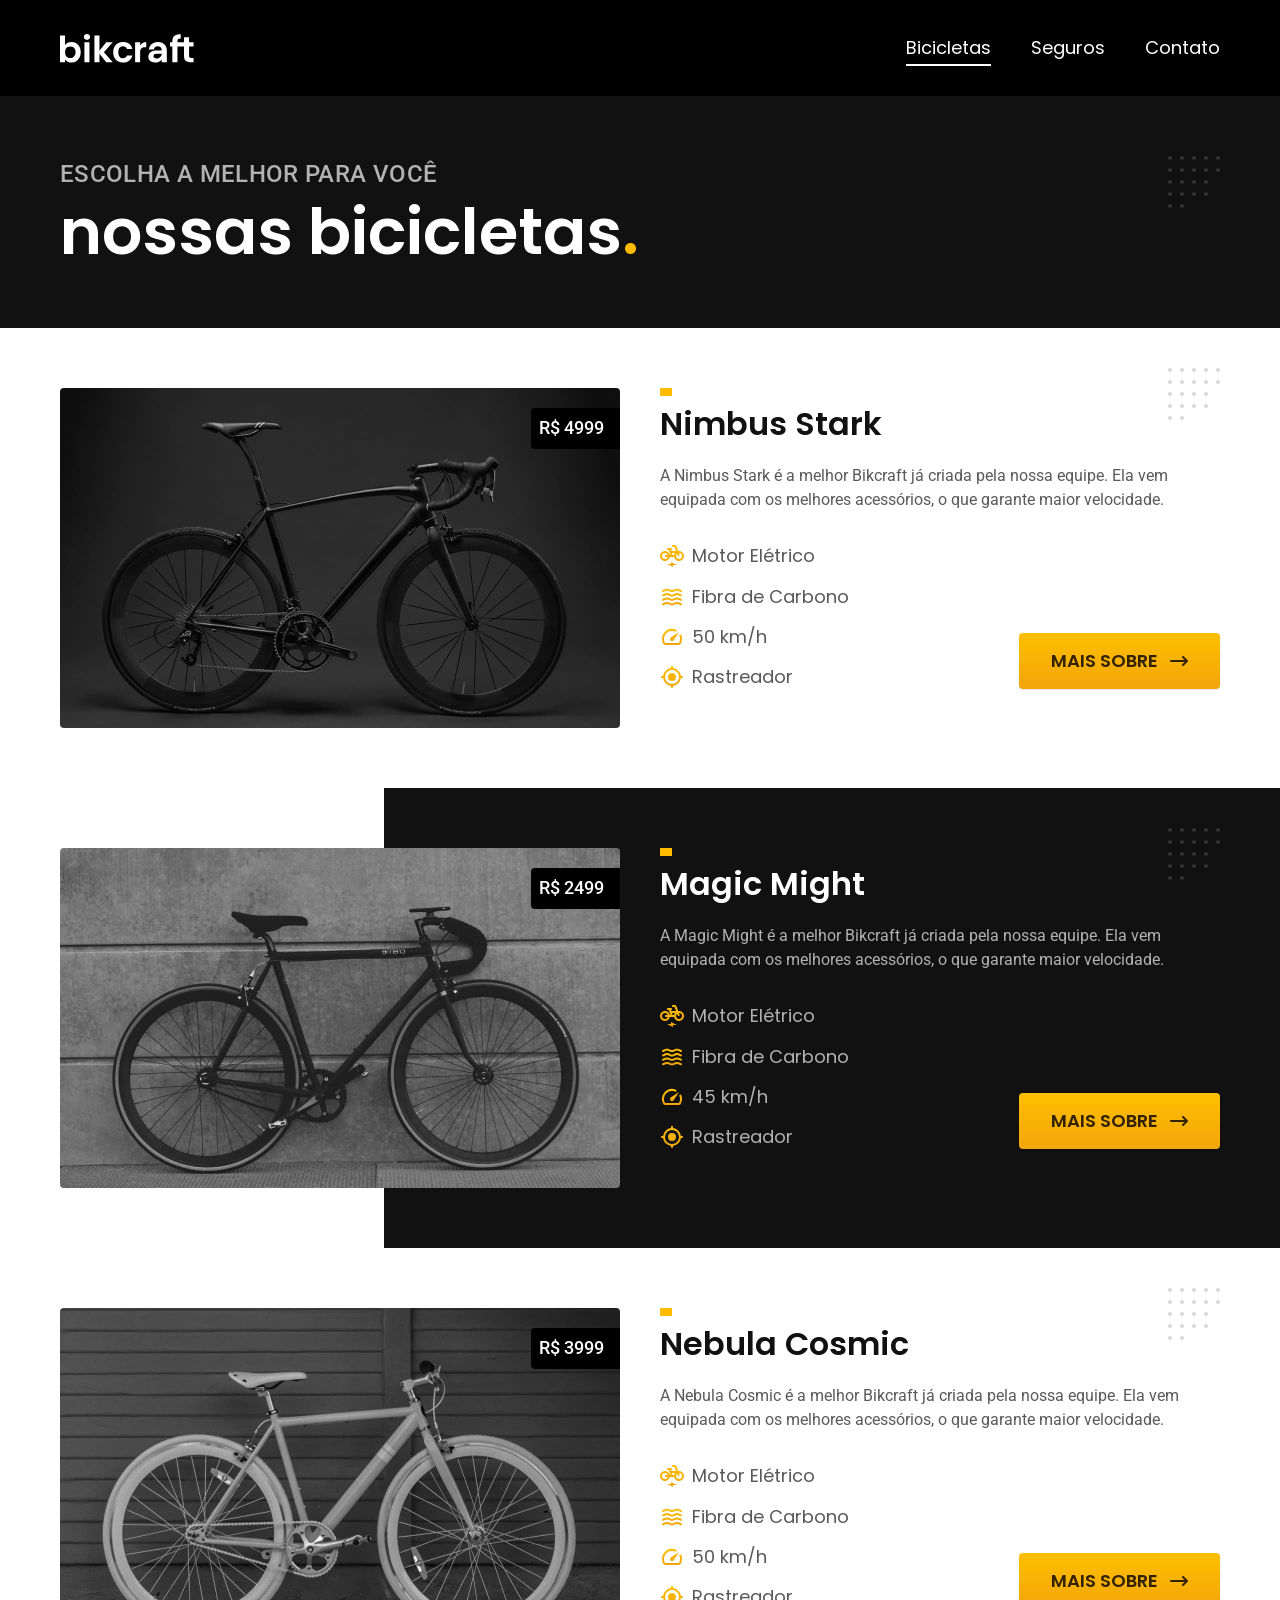
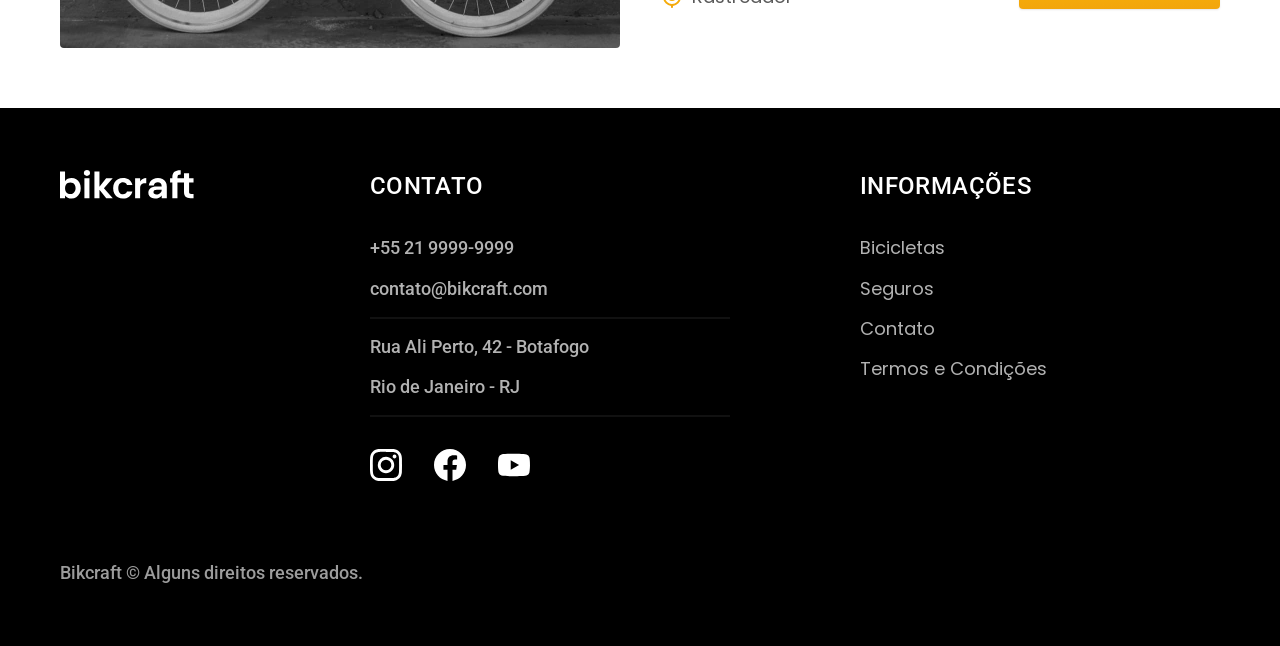
<file: bicicletas.html>
<!DOCTYPE html>
<html lang="pt-br">

<head>
  <meta charset="UTF-8">
  <meta name="viewport" content="width=device-width, initial-scale=1.0">

  <title>Bicicletas | Bikcraft</title>
  <meta name="description" content="Bicicletas">

  <link rel="icon" href="./favicon.svg" type="image/svg+xml">
  <link rel="preload" href="./css/style.min.css" as="style">
  <link rel="stylesheet" href="./css/style.min.css">
  <script>document: documentElement.classList.add('js');
  </script>

  <link rel="preconnect" href="https://fonts.googleapis.com">
  <link rel="preconnect" href="https://fonts.gstatic.com" crossorigin>
  <link href="https://fonts.googleapis.com/css2?family=Merriweather:ital,wght@1,900&family=Poppins:wght@400;600&family=Roboto:wght@400;500&display=swap" rel="stylesheet">

</head>


<body id="bicicletas">
  <header class="header-bg">
    <div class="header container">
      <a href="./">
        <img src="./img/bikcraft.svg" width="136" height="32" alt="Bikcraft">
      </a>

      <nav aria-label="primaria">
        <ul class="header-menu font-1-m cor-0">
          <li><a href="./bicicletas.html">Bicicletas</a></li>
          <li><a href="./seguros.html">Seguros</a></li>
          <li><a href="./contato.html">Contato</a></li>
        </ul>
      </nav>
    </div>
  </header>

  <main>
    <div class="titulo-bg">
      <div class="titulo container">
        <p class="font-2-l-b cor-5">Escolha a melhor para você</p>
        <h1 class="font-1-xxl cor-0">nossas bicicletas<span class="cor-p1">.</span></h1>
      </div>
    </div>

    <div class="bicicletas container">
      <div class="bicicletas-imagem">
        <img src="./img/bicicletas/nimbus.jpg" width="1120" height="680" alt="Bicicleta preta">
        <span class="font-2-m cor-0">R$ 4999</span>
      </div>
      <div class="bicicletas-conteudo">
        <h2 class="font-1-xl">Nimbus Stark</h2>
        <p class="font-2-s cor-8">A Nimbus Stark é a melhor Bikcraft já criada pela nossa equipe. Ela vem equipada com os melhores acessórios, o que garante maior velocidade.</p>
        <ul class="font-1-m cor-8">
          <li>
            <img src="./img/icones/eletrica.svg" width="32" height="32" alt="">
            Motor Elétrico
          </li>
          <li>
            <img src="./img/icones/carbono.svg" width="32" height="32" alt="">
            Fibra de Carbono
          </li>
          <li>
            <img src="./img/icones/velocidade.svg" width="32" height="32" alt="">
            50 km/h
          </li>
          <li>
            <img src="./img/icones/rastreador.svg" width="32" height="32" alt="">
            Rastreador
          </li>
        </ul>
        <a class="botao seta" href="./bicicletas/nimbus.html">Mais Sobre</a>
      </div>
    </div>

    <div class="bicicletas-bg">
      <div class="bicicletas container">
        <div class="bicicletas-imagem">
          <img src="./img/bicicletas/magic.jpg" alt="Bicicleta preta">
          <span class="font-2-m cor-0">R$ 2499</span>
        </div>
        <div class="bicicletas-conteudo">
          <h2 class="font-1-xl cor-0">Magic Might</h2>
          <p class="font-2-s cor-5">A Magic Might é a melhor Bikcraft já criada pela nossa equipe. Ela vem equipada com os melhores acessórios, o que garante maior velocidade.</p>
          <ul class="font-1-m cor-5">
            <li>
              <img src="./img/icones/eletrica.svg" width="32" height="32" alt="">
              Motor Elétrico
            </li>
            <li>
              <img src="./img/icones/carbono.svg" width="32" height="32" alt="">
              Fibra de Carbono
            </li>
            <li>
              <img src="./img/icones/velocidade.svg" width="32" height="32" alt="">
              45 km/h
            </li>
            <li>
              <img src="./img/icones/rastreador.svg" width="32" height="32" alt="">
              Rastreador
            </li>
          </ul>
          <a class="botao seta" href="./bicicletas/magic.html">Mais Sobre</a>
        </div>
      </div>
    </div>

    <div class="bicicletas container">
      <div class="bicicletas-imagem">
        <img src="./img/bicicletas/nebula.jpg" alt="Bicicleta preta">
        <span class="font-2-m cor-0">R$ 3999</span>
      </div>
      <div class="bicicletas-conteudo">
        <h2 class="font-1-xl">Nebula Cosmic</h2>
        <p class="font-2-s cor-8">A Nebula Cosmic é a melhor Bikcraft já criada pela nossa equipe. Ela vem equipada com os melhores acessórios, o que garante maior velocidade.</p>
        <ul class="font-1-m cor-8">
          <li>
            <img src="./img/icones/eletrica.svg" alt="">
            Motor Elétrico
          </li>
          <li>
            <img src="./img/icones/carbono.svg" alt="">
            Fibra de Carbono
          </li>
          <li>
            <img src="./img/icones/velocidade.svg" alt="">
            50 km/h
          </li>
          <li>
            <img src="./img/icones/rastreador.svg" alt="">
            Rastreador
          </li>
        </ul>
        <a class="botao seta" href="./bicicletas/nebula.html">Mais Sobre</a>
      </div>
    </div>

  </main>

  <footer class="footer-bg">
    <div class="footer container">
      <img src="./img/bikcraft.svg" width="136" height="32" alt="Bikcraft">
      <div class="footer-contato">
        <h3 class="font-2-l-b cor-0">Contato</h3>
        <ul class="font-2-m cor-5">
          <li><a href="tel:+552199999999">+55 21 9999-9999</a></li>
          <li><a href="mailto:contato@bikcraft.com">contato@bikcraft.com</a></li>
          <li>Rua Ali Perto, 42 - Botafogo</li>
          <li>Rio de Janeiro - RJ</li>
        </ul>
        <div class="footer-redes">
          <a href="./">
            <img src="./img/redes/instagram.svg" width="32" height="32" alt="Instagram">
          </a>
          <a href="./">
            <img src="./img/redes/facebook.svg" width="32" height="32" alt="Facebook">
          </a>
          <a href="./">
            <img src="./img/redes/youtube.svg" width="32" height="32" alt="Youtube">
          </a>
        </div>
      </div>
      <div class="footer-informacoes">
        <h3 class="font-2-l-b cor-0">Informações</h3>
        <nav>
          <ul class="font-1-m cor-5">
            <li><a href="./bicicletas.html">Bicicletas</a></li>
            <li><a href="./seguros.html">Seguros</a></li>
            <li><a href="./contato.html">Contato</a></li>
            <li><a href="./termos.html">Termos e Condições</a></li>
          </ul>
        </nav>
      </div>
      <p class="footer-copy font-2-m cor-6">Bikcraft © Alguns direitos reservados.</p>
    </div>
  </footer>
  <script src="./js/script.js"></script>
</body>

</html>
</file>
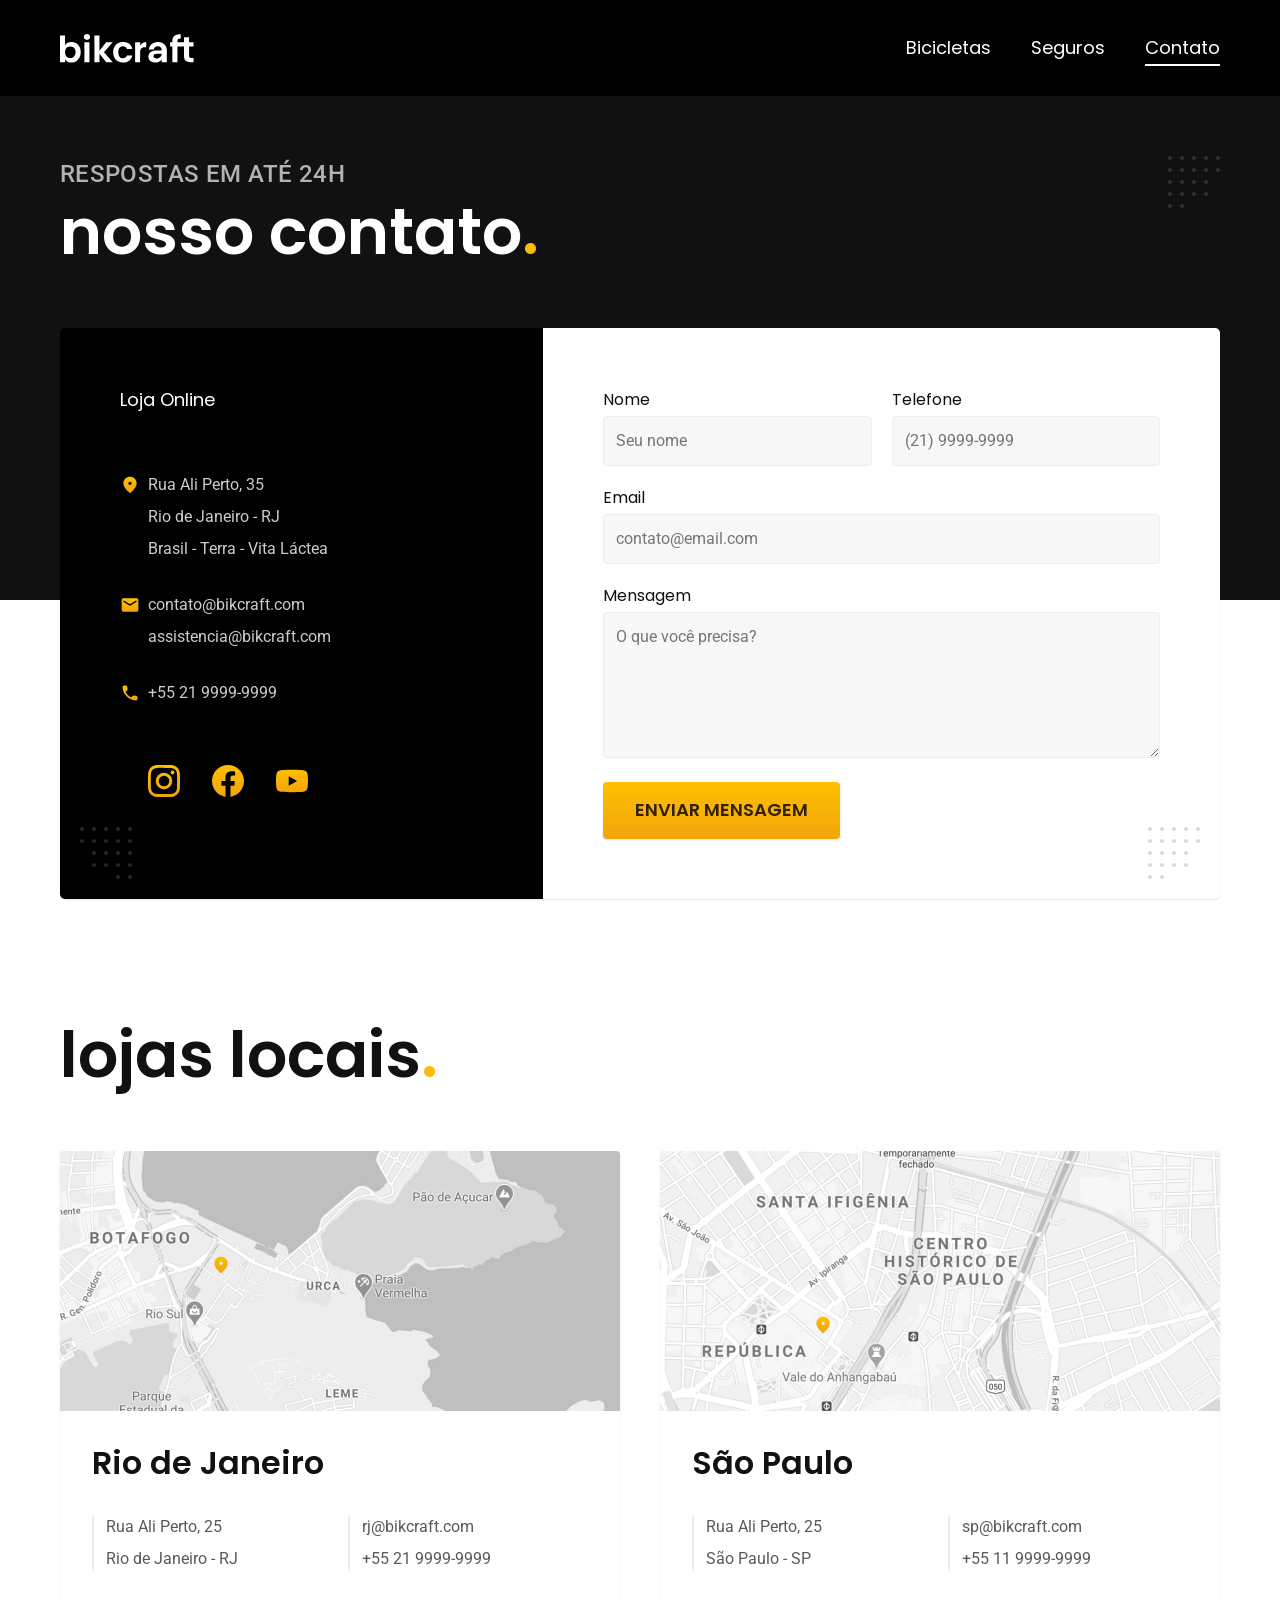
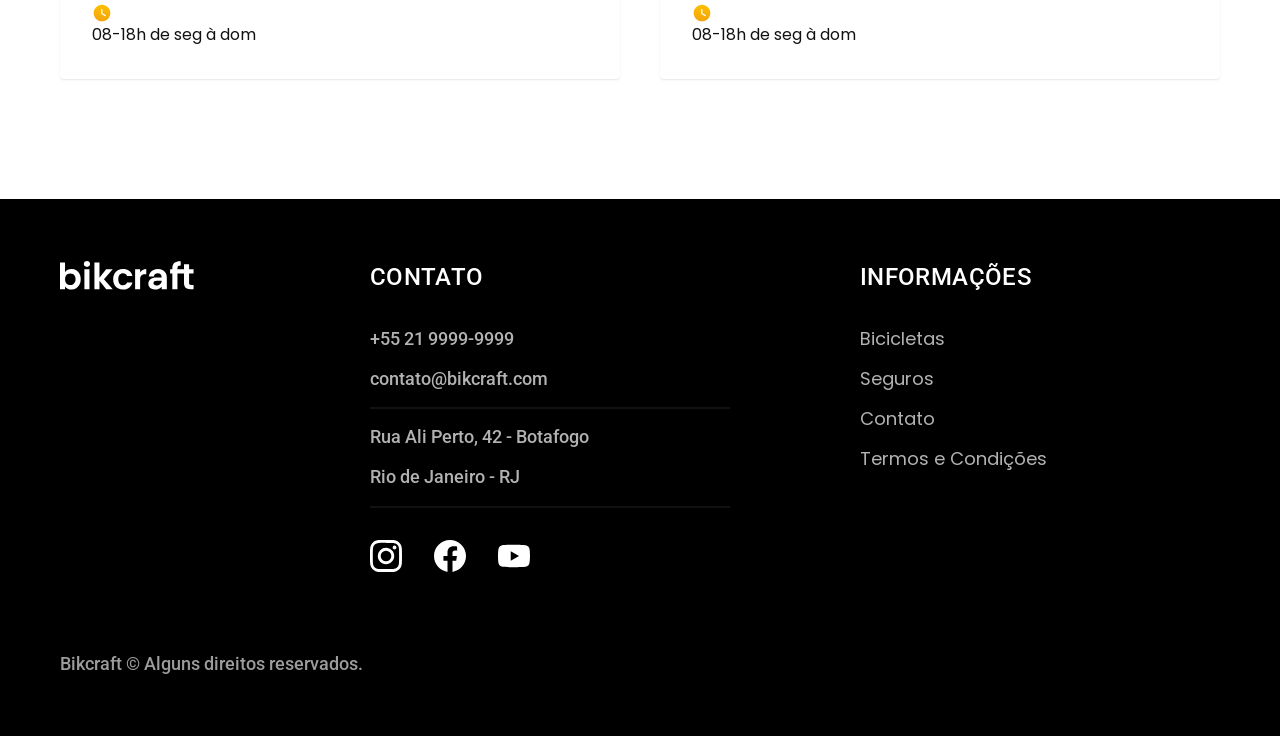
<file: contato.html>
<!DOCTYPE html>
<html lang="pt-br">

<head>
  <meta charset="UTF-8">
  <meta name="viewport" content="width=device-width, initial-scale=1.0">

  <title>Contato | Bikcraft</title>
  <meta name="description" content="Contato.">

  <link rel="icon" href="./favicon.svg" type="image/svg+xml">
  <link rel="preload" href="./css/style.min.css" as="style">
  <link rel="stylesheet" href="./css/style.min.css">
  <script>document: documentElement.classList.add('js');
  </script>


  <link rel="preconnect" href="https://fonts.googleapis.com">
  <link rel="preconnect" href="https://fonts.gstatic.com" crossorigin>
  <link href="https://fonts.googleapis.com/css2?family=Merriweather:ital,wght@1,900&family=Poppins:wght@400;600&family=Roboto:wght@400;500&display=swap" rel="stylesheet">

  <script>document.documentElement.classList.add('js');
  </script>

  <link rel="preconnect" href="https://fonts.googleapis.com">
  <link rel="preconnect" href="https://fonts.gstatic.com" crossorigin>
  <link href="https://fonts.googleapis.com/css2?family=Merriweather:ital,wght@1,900&family=Poppins:wght@400;600&family=Roboto:wght@400;500&display=swap" rel="stylesheet">
</head>


<body id="contato">
  <header class="header-bg">
    <div class="header container">
      <a href="./">
        <img src="./img/bikcraft.svg" width="136" height="32" alt="Bikcraft">
      </a>

      <nav aria-label="primaria">
        <ul class="header-menu font-1-m cor-0">
          <li><a href="./bicicletas.html">Bicicletas</a></li>
          <li><a href="./seguros.html">Seguros</a></li>
          <li><a href="./contato.html">Contato</a></li>
        </ul>
      </nav>
    </div>
  </header>

  <main>
    <div class="titulo-bg">
      <div class="titulo container">
        <p class="font-2-l-b cor-5">Respostas em até 24h</p>
        <h1 class="font-1-xxl cor-0">nosso contato<span class="cor-p1">.</span></h1>
      </div>
    </div>

    <div class="contato container">
      <section class="contato-dados" aria-label="Endereço">
        <h2 class="font-1-m cor-0">Loja Online</h2>
        <div class="contato-endereco font-2-s cor-4">
          <p>Rua Ali Perto, 35</p>
          <p>Rio de Janeiro - RJ</p>
          <p>Brasil - Terra - Vita Láctea</p>
        </div>
        <address class="contato-meios font-2-s cor-4">
          <a href="mailto:contato@bikcraft.com">contato@bikcraft.com</a>
          <a href="mailto:assistencia@bikcraft.com">assistencia@bikcraft.com</a>
          <a href="tel:+552199999999">+55 21 9999-9999</a>
        </address>
        <div class="contato-redes">
          <a href="./">
            <img src="./img/redes/instagram-p.svg" width="32" height="32" alt="Instagram">
          </a>
          <a href="./">
            <img src="./img/redes/facebook-p.svg" width="32" height="32" alt="Facebook">
          </a>
          <a href="./">
            <img src="./img/redes/youtube-p.svg" width="32" height="32" alt="Youtube">
          </a>
        </div>
      </section>
      <section class="contato-formulario" aria-label="Formulário">
        <form class="form" action="./contato.html">
          <div>
            <label for="nome">Nome</label>
            <input type="text" id="nome" name="nome" placeholder="Seu nome">
          </div>
          <div>
            <label for="telefone">Telefone</label>
            <input type="text" id="telefone" name="telefone" placeholder="(21) 9999-9999">
          </div>
          <div class="col-2">
            <label for="email">Email</label>
            <input type="email" id="email" name="email" placeholder="contato@email.com">
          </div>
          <div class="col-2">
            <label for="mensagem">Mensagem</label>
            <textarea rows="5" id="mensagem" name="mensagem" placeholder="O que você precisa?"></textarea>
          </div>
          <button class="botao col-2">Enviar Mensagem</button>
        </form>
      </section>
    </div>
  </main>

  <article class="lojas container">
    <h2 class="font-1-xxl">lojas locais<span class="cor-p1">.</span></h2>
    <div class="lojas-item">
      <img src="./img/lojas/rj.jpg" width="1120" height="520" alt="mapa marcando o endereço em Rua Ali Perto, 25 - Rio de Janeiro - RJ">
      <div class="lojas-conteudo">
        <h3 class="font-1-xl">Rio de Janeiro</h3>
        <div class="lojas-dados font-2-s cor-8">
          <p>Rua Ali Perto, 25</p>
          <p>Rio de Janeiro - RJ</p>
        </div>
        <div class="lojas-dados font-2-s cor-8">
          <a href="mailto:rj@bikcraft.com">rj@bikcraft.com</a>
          <a href="tel:+552199999999">+55 21 9999-9999</a>
        </div>
        <p class="lojas-tempo font-1-s"><img src="./img/icones/horario.svg" width="20" height="20" alt="">08-18h de seg à dom</p>
      </div>
    </div>

    <div class="lojas-item">
      <img src="./img/lojas/sp.jpg" width="1120" height="520" alt="mapa marcando o endereço em Rua Ali Perto, 25 - São Paulo - SP">
      <div class="lojas-conteudo">
        <h3 class="font-1-xl">São Paulo</h3>
        <div class="lojas-dados font-2-s cor-8">
          <p>Rua Ali Perto, 25</p>
          <p>São Paulo - SP</p>
        </div>
        <div class="lojas-dados font-2-s cor-8">
          <a href="mailto:sp@bikcraft.com">sp@bikcraft.com</a>
          <a href="tel:+551199999999">+55 11 9999-9999</a>
        </div>
        <p class="lojas-tempo font-1-s"><img src="./img/icones/horario.svg" width="20" height="20" alt="">08-18h de seg à dom</p>
      </div>
    </div>
  </article>

  <footer class="footer-bg">
    <div class="footer container">
      <img src="./img/bikcraft.svg" width="136" height="32" alt="Bikcraft">
      <div class="footer-contato">
        <h3 class="font-2-l-b cor-0">Contato</h3>
        <ul class="font-2-m cor-5">
          <li><a href="tel:+552199999999">+55 21 9999-9999</a></li>
          <li><a href="mailto:contato@bikcraft.com">contato@bikcraft.com</a></li>
          <li>Rua Ali Perto, 42 - Botafogo</li>
          <li>Rio de Janeiro - RJ</li>
        </ul>
        <div class="footer-redes">
          <a href="./">
            <img src="./img/redes/instagram.svg" width="32" height="32" alt="Instagram">
          </a>
          <a href="./">
            <img src="./img/redes/facebook.svg" width="32" height="32" alt="Facebook">
          </a>
          <a href="./">
            <img src="./img/redes/youtube.svg" width="32" height="32" alt="Youtube">
          </a>
        </div>
      </div>
      <div class="footer-informacoes">
        <h3 class="font-2-l-b cor-0">Informações</h3>
        <nav>
          <ul class="font-1-m cor-5">
            <li><a href="./bicicletas.html">Bicicletas</a></li>
            <li><a href="./seguros.html">Seguros</a></li>
            <li><a href="./contato.html">Contato</a></li>
            <li><a href="./termos.html">Termos e Condições</a></li>
          </ul>
        </nav>
      </div>
      <p class="footer-copy font-2-m cor-6">Bikcraft © Alguns direitos reservados.</p>
    </div>
  </footer>
  <script src="./js/script.js"></script>
</body>

</html>
</file>
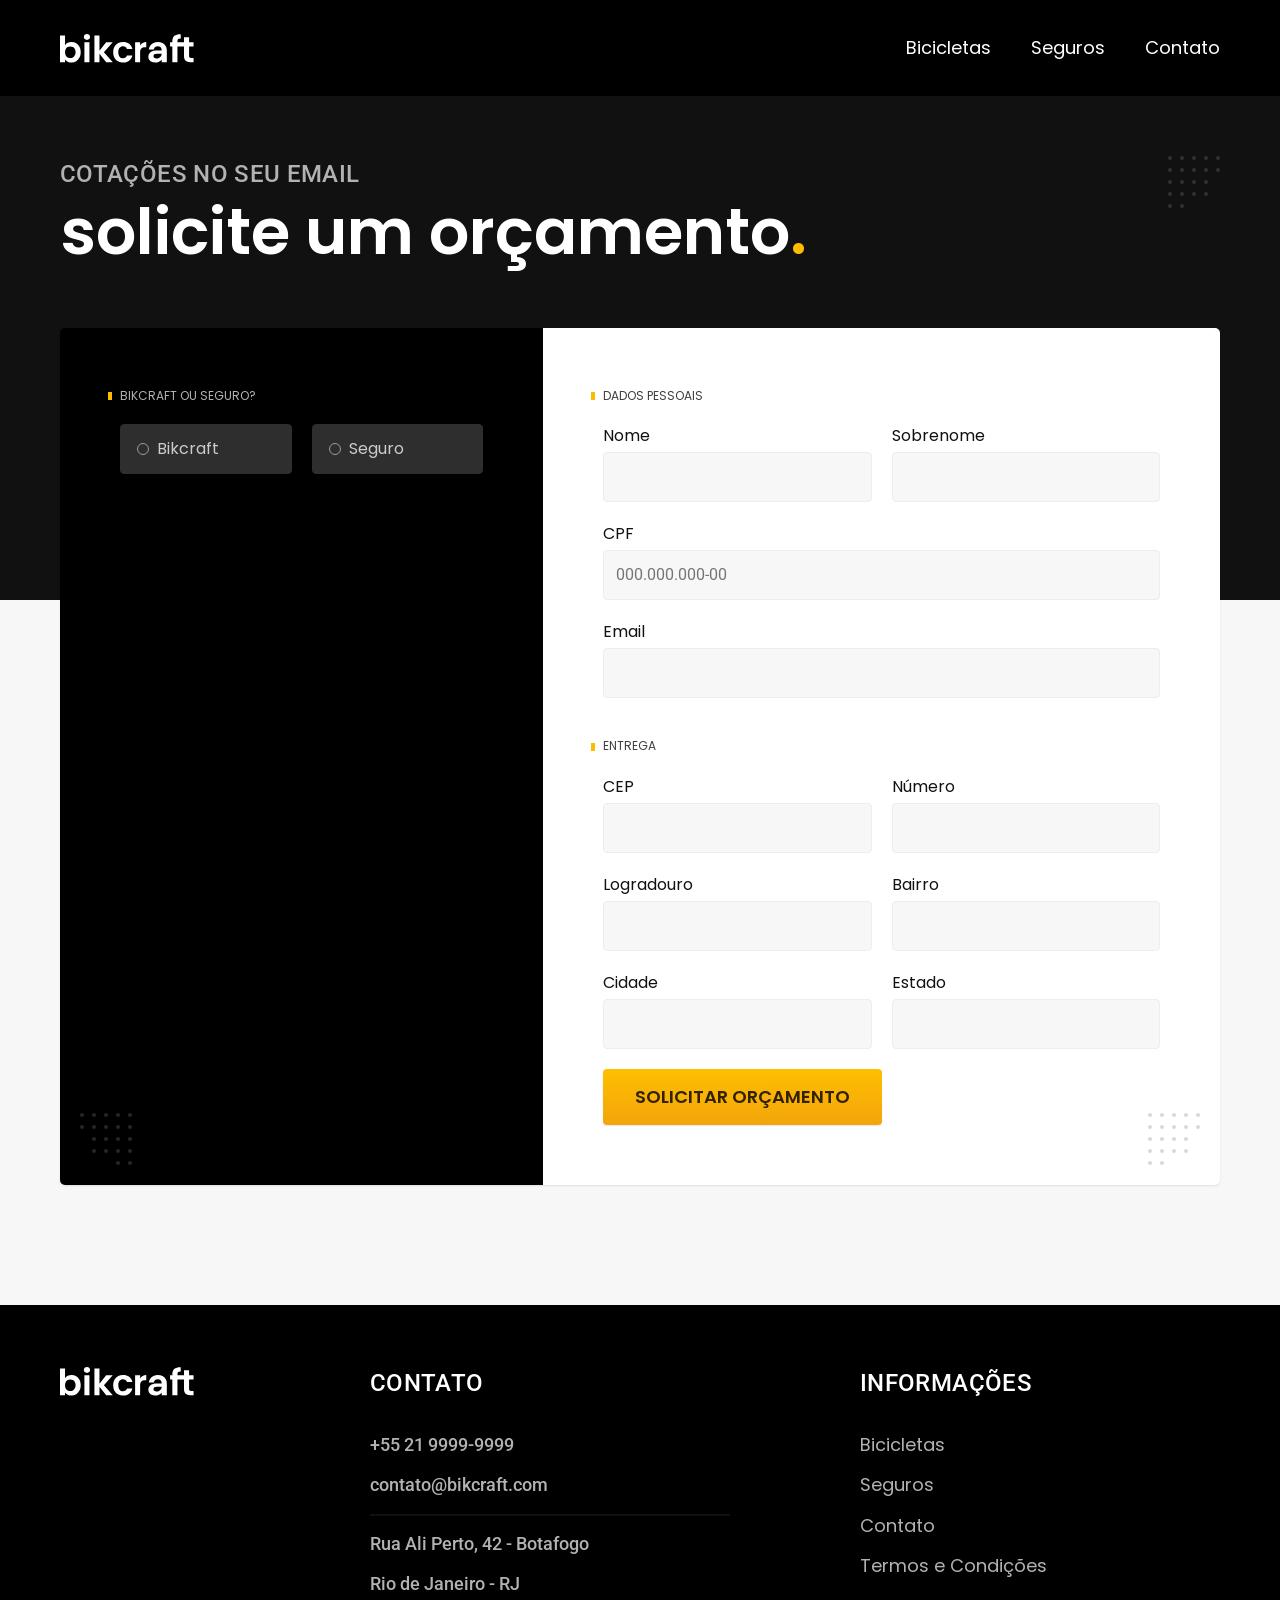
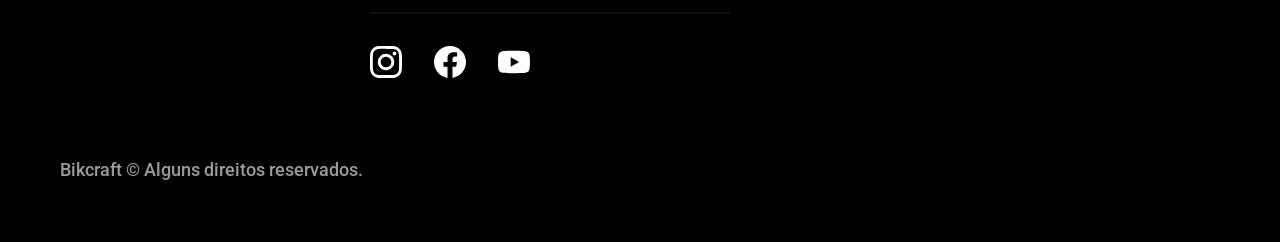
<file: orcamento.html>
<!DOCTYPE html>
<html lang="pt-br">

<head>
  <meta charset="UTF-8">
  <meta name="viewport" content="width=device-width, initial-scale=1.0">

  <title>Orçamento | Bikcraft</title>
  <meta name="description" content="Orçamento.">

  <link rel="icon" href="./favicon.svg" type="image/svg+xml">
  <link rel="preload" href="./css/style.min.css" as="style">
  <link rel="stylesheet" href="./css/style.min.css">
  <script>document: documentElement.classList.add('js');
  </script>


  <link rel="preconnect" href="https://fonts.googleapis.com">
  <link rel="preconnect" href="https://fonts.gstatic.com" crossorigin>
  <link href="https://fonts.googleapis.com/css2?family=Merriweather:ital,wght@1,900&family=Poppins:wght@400;600&family=Roboto:wght@400;500&display=swap" rel="stylesheet">

</head>


<body id="orcamento">
  <header class="header-bg">
    <div class="header container">
      <a href="./">
        <img src="./img/bikcraft.svg" width="136" height="32" alt="Bikcraft">
      </a>

      <nav aria-label="primaria">
        <ul class="header-menu font-1-m cor-0">
          <li><a href="./bicicletas.html">Bicicletas</a></li>
          <li><a href="./seguros.html">Seguros</a></li>
          <li><a href="./contato.html">Contato</a></li>
        </ul>
      </nav>
    </div>
  </header>

  <main>
    <div class="titulo-bg">
      <div class="titulo container">
        <p class="font-2-l-b cor-5">Cotações no seu email</p>
        <h1 class="font-1-xxl cor-0">solicite um orçamento<span class="cor-p1">.</span></h1>
      </div>
    </div>

    <form class="orcamento container" action="./orcamento.html">
      <div class="orcamento-produto">
        <h2 class="font-1-xs cor-5">Bikcraft ou Seguro?</h2>

        <input type="radio" name="tipo" value="bikcraft" id="bikcraft">
        <label for="bikcraft">Bikcraft</label>

        <input type="radio" name="tipo" value="seguro" id="seguro">
        <label for="seguro">Seguro</label>

        <div class="orcamento-conteudo" id="orcamento-bikcraft">
          <h2 class="font-1-xs cor-5">Escolha a sua</h2>

          <input type="radio" name="produto" value="nimbus" id="nimbus">
          <label for="nimbus">Nimbus Stark <span>R$ 4999</span></label>
          <div class="orcamento-detalhes">
            <ul class="font-1-xs cor-8">
              <li><img src="./img/icones/eletrica.svg" width="32" height="32" alt=""> Motor Elétrico</li>
              <li><img src="./img/icones/carbono.svg" width="32" height="32" alt=""> Fibra de Carbono</li>
              <li><img src="./img/icones/velocidade.svg" width="32" height="32" alt=""> 50 km/h</li>
              <li><img src="./img/icones/rastreador.svg" width="32" height="32" alt=""> Rastreador</li>
            </ul>
            <img src="./img/bicicletas/nimbus.jpg" width="1120" height="680" alt="Bicicleta preta">
          </div>

          <input type="radio" name="produto" value="magic" id="magic">
          <label for="magic">Magic Might <span>R$ 2499</span></label>
          <div class="orcamento-detalhes">
            <ul class="font-1-xs cor-8">
              <li><img src="./img/icones/eletrica.svg" width="32" height="32" alt=""> Motor Elétrico</li>
              <li><img src="./img/icones/carbono.svg" width="32" height="32" alt=""> Fibra de Carbono</li>
              <li><img src="./img/icones/velocidade.svg" width="32" height="32" alt=""> 45 km/h</li>
              <li><img src="./img/icones/rastreador.svg" width="32" height="32" alt=""> Rastreador</li>
            </ul>
            <img src="./img/bicicletas/magic.jpg" width="1120" height="680" alt="Bicicleta preta">
          </div>

          <input type="radio" name="produto" value="nebula" id="nebula">
          <label for="nebula">Nebula Cosmic <span>R$ 3999</span></label>
          <div class="orcamento-detalhes">
            <ul class="font-1-xs cor-8">
              <li><img src="./img/icones/eletrica.svg" width="32" height="32" alt=""> Motor Elétrico</li>
              <li><img src="./img/icones/carbono.svg" width="32" height="32" alt=""> Fibra de Carbono</li>
              <li><img src="./img/icones/velocidade.svg" width="32" height="32" alt=""> 40 km/h</li>
              <li><img src="./img/icones/rastreador.svg" width="32" height="32" alt=""> Rastreador</li>
            </ul>
            <img src="./img/bicicletas/nebula.jpg" width="1120" height="680" alt="Bicicleta branca">
          </div>

        </div>

        <div class="orcamento-conteudo" id="orcamento-seguro">
          <h2 class="font-1-xs cor-5">Escolha o plano</h2>

          <input type="radio" name="produto" value="prata" id="prata">
          <label for="prata">Prata <span>R$ 199</span></label>

          <input type="radio" name="produto" value="ouro" id="ouro">
          <label for="ouro">Ouro <span>R$ 299</span></label>
        </div>
      </div>
      <div class="orcamento-dados form">
        <h2 class="font-1-xs cor-9 col-2">dados pessoais</h2>
        <div>
          <label for="nome">Nome</label>
          <input type="text" id="nome" name="nome">
        </div>
        <div>
          <label for="sobrenome">Sobrenome</label>
          <input type="text" id="sobrenome" name="sobrenome">
        </div>
        <div class="col-2">
          <label for="cpf">CPF</label>
          <input type="text" id="cpf" name="cpf" placeholder="000.000.000-00">
        </div>
        <div class="col-2">
          <label for="email">Email</label>
          <input type="email" id="email" name="email">
        </div>
        <h2 class="font-1-xs cor-9 col-2">entrega</h2>
        <div>
          <label for="cep">CEP</label>
          <input type="text" id="cep" name="cep">
        </div>
        <div>
          <label for="numero">Número</label>
          <input type="text" id="numero" name="numero">
        </div>
        <div>
          <label for="logradouro">Logradouro</label>
          <input type="text" id="logradouro" name="logradouro">
        </div>
        <div>
          <label for="bairro">Bairro</label>
          <input type="text" id="bairro" name="bairro">
        </div>
        <div>
          <label for="cidade">Cidade</label>
          <input type="text" id="cidade" name="cidade">
        </div>
        <div>
          <label for="estado">Estado</label>
          <input type="text" id="estado" name="estado">
        </div>
        <button class="botao col-2">Solicitar Orçamento</button>
      </div>
    </form>
  </main>

  <footer class="footer-bg">
    <div class="footer container">
      <img src="./img/bikcraft.svg" width="136" height="32" alt="Bikcraft">
      <div class="footer-contato">
        <h3 class="font-2-l-b cor-0">Contato</h3>
        <ul class="font-2-m cor-5">
          <li><a href="tel:+552199999999">+55 21 9999-9999</a></li>
          <li><a href="mailto:contato@bikcraft.com">contato@bikcraft.com</a></li>
          <li>Rua Ali Perto, 42 - Botafogo</li>
          <li>Rio de Janeiro - RJ</li>
        </ul>
        <div class="footer-redes">
          <a href="./">
            <img src="./img/redes/instagram.svg" width="32" height="32" alt="Instagram">
          </a>
          <a href="./">
            <img src="./img/redes/facebook.svg" width="32" height="32" alt="Facebook">
          </a>
          <a href="./">
            <img src="./img/redes/youtube.svg" width="32" height="32" alt="Youtube">
          </a>
        </div>
      </div>
      <div class="footer-informacoes">
        <h3 class="font-2-l-b cor-0">Informações</h3>
        <nav>
          <ul class="font-1-m cor-5">
            <li><a href="./bicicletas.html">Bicicletas</a></li>
            <li><a href="./seguros.html">Seguros</a></li>
            <li><a href="./contato.html">Contato</a></li>
            <li><a href="./termos.html">Termos e Condições</a></li>
          </ul>
        </nav>
      </div>
      <p class="footer-copy font-2-m cor-6">Bikcraft © Alguns direitos reservados.</p>
    </div>
  </footer>
  <script src="./js/script.js"></script>
</body>

</html>
</file>
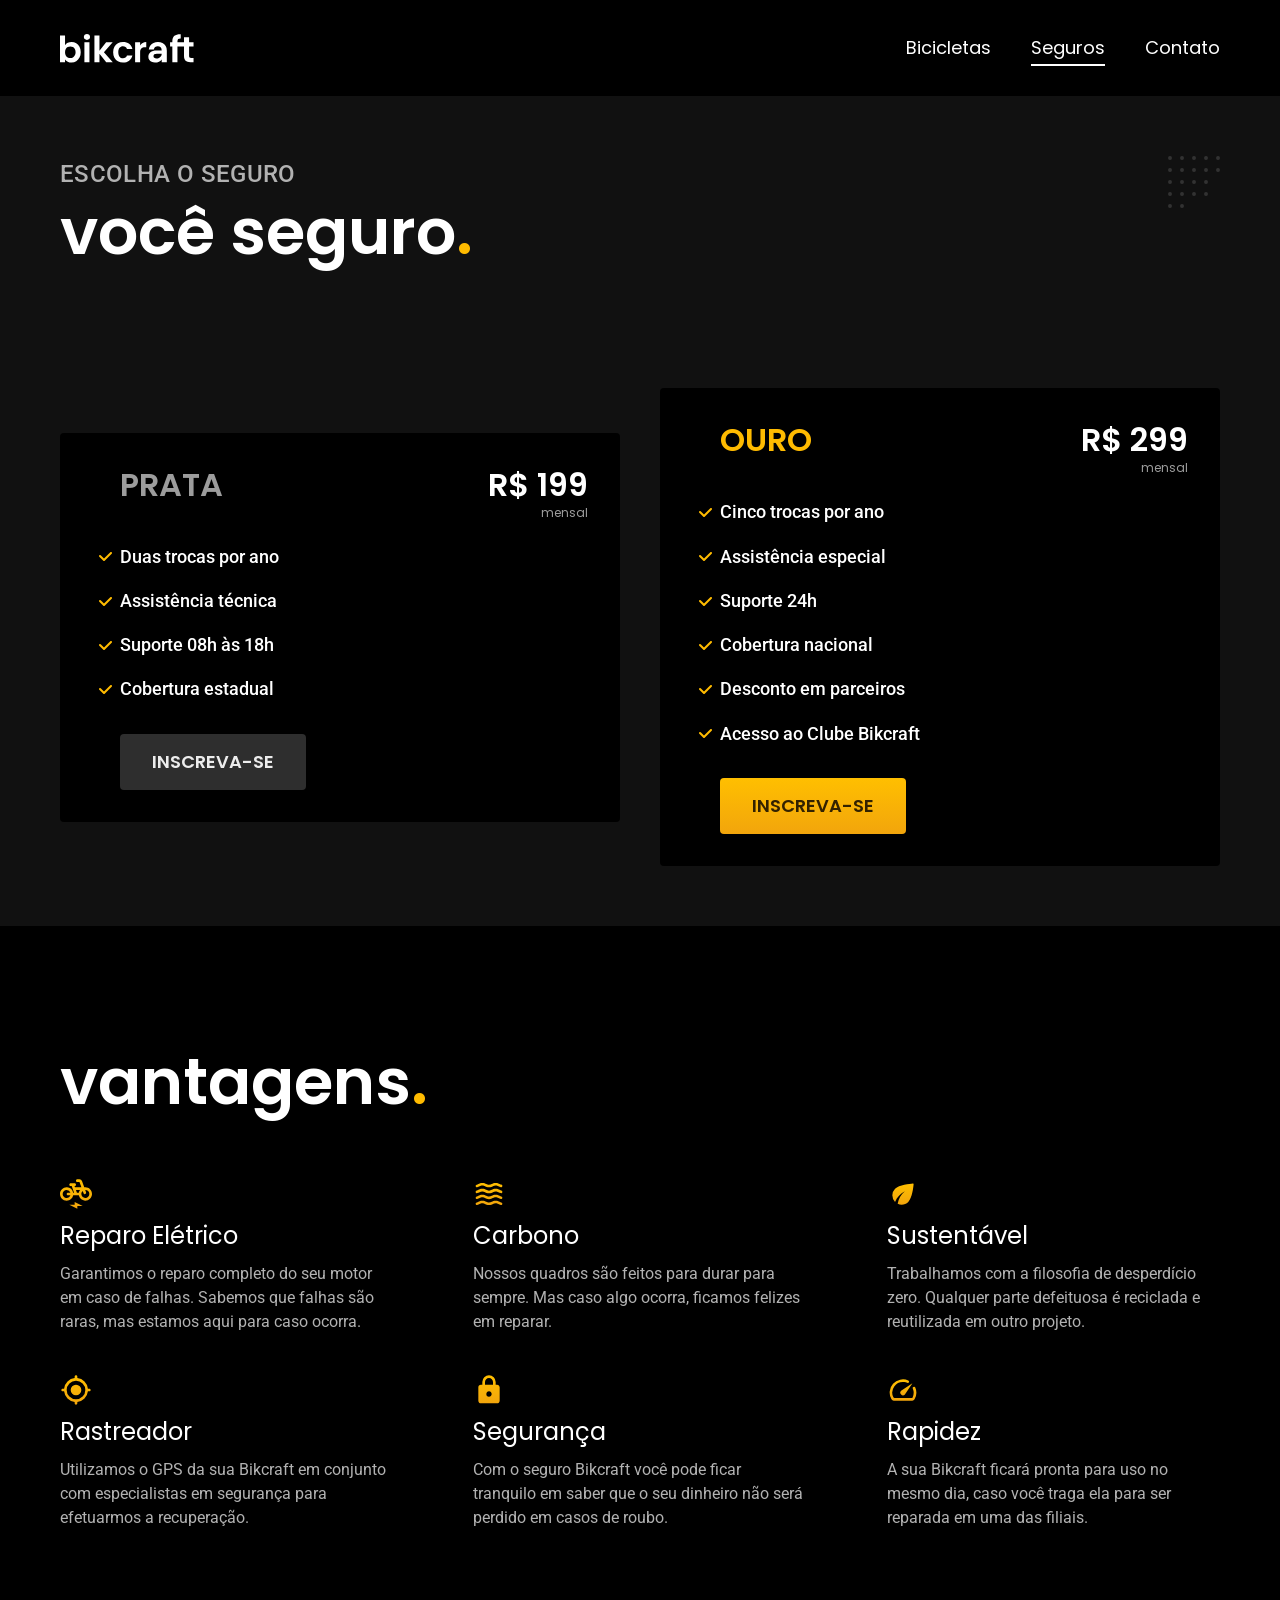
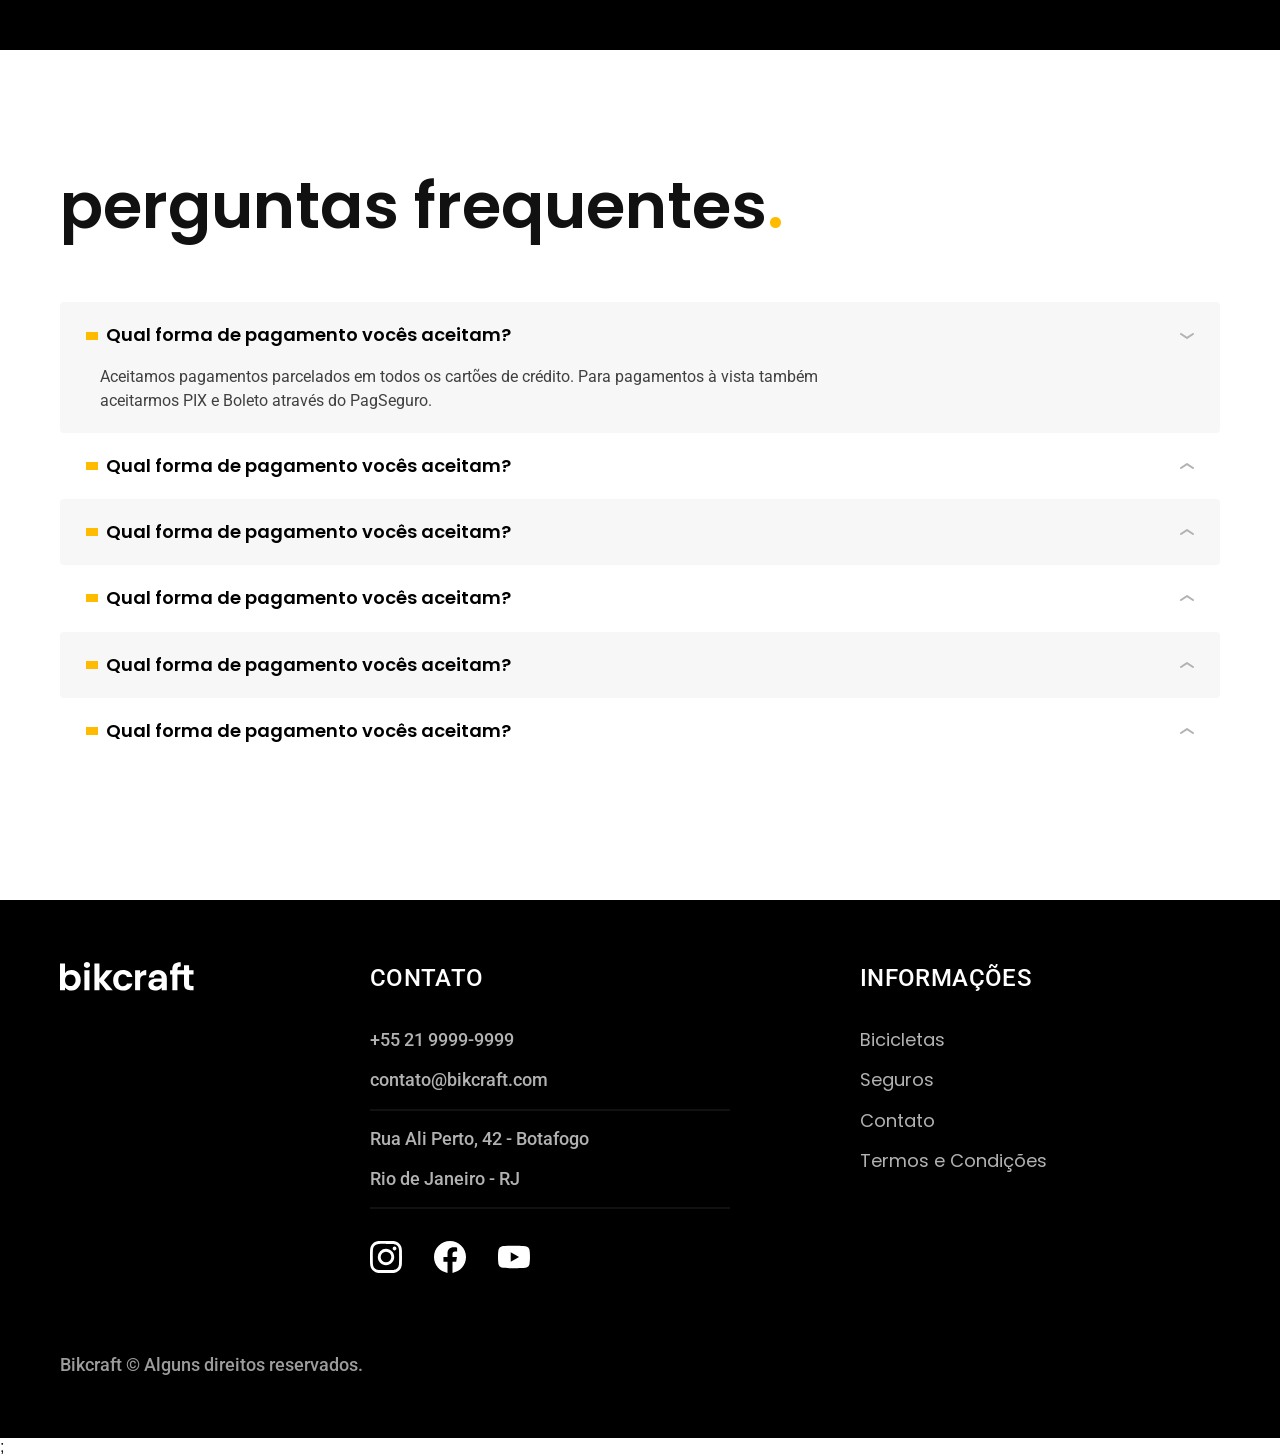
<file: seguros.html>
<!DOCTYPE html>
<html lang="pt-br">

<head>
  <meta charset="UTF-8">
  <meta name="viewport" content="width=device-width, initial-scale=1.0">

  <title>Seguros | Bikcraft</title>
  <meta name="description" content="Seguros.">

  <link rel="icon" href="./favicon.svg" type="image/svg+xml">
  <link rel="preload" href="./css/style.min.css" as="style">
  <link rel="stylesheet" href="./css/style.min.css">

  <script>document.documentElement.classList.add('js');
  </script>

  <link rel="preconnect" href="https://fonts.googleapis.com">
  <link rel="preconnect" href="https://fonts.gstatic.com" crossorigin>
  <link href="https://fonts.googleapis.com/css2?family=Merriweather:ital,wght@1,900&family=Poppins:wght@400;600&family=Roboto:wght@400;500&display=swap" rel="stylesheet">
</head>

<body id="seguros">
  <header class="header-bg">
    <div class="header container">
      <a href="./">
        <img src="./img/bikcraft.svg" width="136" height="32" alt="Bikcraft">
      </a>

      <nav aria-label="primaria">
        <ul class="header-menu font-1-m cor-0">
          <li><a href="./bicicletas.html">Bicicletas</a></li>
          <li><a href="./seguros.html">Seguros</a></li>
          <li><a href="./contato.html">Contato</a></li>
        </ul>
      </nav>
    </div>
  </header>

  <main class="seguros-bg">
    <div class="titulo-bg">
      <div class="titulo container">
        <p class="font-2-l-b cor-5">Escolha o seguro</p>
        <h1 class="font-1-xxl cor-0">você seguro<span class="cor-p1">.</span></h1>
      </div>
    </div>

    <div class="seguros container">

      <div class="seguros-item fadeInLeft" data-anime="200">
        <h3 class="font-1-xl cor-6">PRATA</h3>
        <span class="font-1-xl cor-0">R$ 199 <span class="font-1-xs cor-6">mensal</span></span>
        <ul class="font-2-m cor-0">
          <li>Duas trocas por ano</li>
          <li>Assistência técnica</li>
          <li>Suporte 08h às 18h</li>
          <li>Cobertura estadual</li>
        </ul>
        <a class="botao secundario" href="./orcamento.html?tipo=seguro&produto=prata">Inscreva-se</a>
      </div>

      <div class="seguros-item fadeInRight" data-anime="400">
        <h3 class="font-1-xl cor-p1">OURO</h3>
        <span class="font-1-xl cor-0">R$ 299 <span class="font-1-xs cor-6">mensal</span></span>
        <ul class="font-2-m cor-0">
          <li>Cinco trocas por ano</li>
          <li>Assistência especial</li>
          <li>Suporte 24h</li>
          <li>Cobertura nacional</li>
          <li>Desconto em parceiros</li>
          <li>Acesso ao Clube Bikcraft</li>
        </ul>
        <a class="botao" href="./orcamento.html?tipo=seguro&produto=ouro">Inscreva-se</a>
      </div>
    </div>
  </main>

  <article class="vantagens-bg">
    <div class="vantagens container">
      <h2 class="font-1-xxl cor-0">vantagens<span class="cor-p1">.</span></h2>
      <ul>
        <li>
          <img src="./img/icones/eletrica.svg" width="32" height="32" alt="">
          <h3 class="font-1-l cor-0">Reparo Elétrico</h3>
          <p class="font-2-s cor-5">Garantimos o reparo completo do seu motor em caso de falhas. Sabemos que falhas são raras, mas estamos aqui para caso ocorra.</p>
        </li>
        <li>
          <img src="./img/icones/carbono.svg" width="32" height="32" alt="">
          <h3 class="font-1-l cor-0">Carbono</h3>
          <p class="font-2-s cor-5">Nossos quadros são feitos para durar para sempre. Mas caso algo ocorra, ficamos felizes em reparar.</p>
        </li>
        <li>
          <img src="./img/icones/sustentavel.svg" width="32" height="32" alt="">
          <h3 class="font-1-l cor-0">Sustentável</h3>
          <p class="font-2-s cor-5">Trabalhamos com a filosofia de desperdício zero. Qualquer parte defeituosa é reciclada e reutilizada em outro projeto.</p>
        </li>
        <li>
          <img src="./img/icones/rastreador.svg" width="32" height="32" alt="">
          <h3 class="font-1-l cor-0">Rastreador</h3>
          <p class="font-2-s cor-5">Utilizamos o GPS da sua Bikcraft em conjunto com especialistas em segurança para efetuarmos a recuperação.</p>
        </li>
        <li>
          <img src="./img/icones/seguro.svg" width="32" height="32" alt="">
          <h3 class="font-1-l cor-0">Segurança</h3>
          <p class="font-2-s cor-5">Com o seguro Bikcraft você pode ficar tranquilo em saber que o seu dinheiro não será perdido em casos de roubo.</p>
        </li>
        <li>
          <img src="./img/icones/velocidade.svg" width="32" height="32" alt="">
          <h3 class="font-1-l cor-0">Rapidez</h3>
          <p class="font-2-s cor-5">A sua Bikcraft ficará pronta para uso no mesmo dia, caso você traga ela para ser reparada em uma das filiais.</p>
        </li>
      </ul>
    </div>
  </article>

  <article class="perguntas container">
    <h2 class="font-1-xxl">perguntas frequentes<span class="cor-p1">.</span></h2>

    <dl>
      <div>
        <dt><button class="font-1-m-b" aria-controls="pergunta1" aria-expanded="true">Qual forma de pagamento vocês aceitam?</button></dt>
        <dd id="pergunta1" class="font-2-s cor-9 ativa">Aceitamos pagamentos parcelados em todos os cartões de crédito. Para pagamentos à vista também aceitarmos PIX e Boleto através do PagSeguro.</dd>
      </div>
      <div>
        <dt><button class="font-1-m-b" aria-controls="pergunta2" aria-expanded="false">Qual forma de pagamento vocês aceitam?</button></dt>
        <dd id="pergunta2" class="font-2-s cor-9">Aceitamos pagamentos parcelados em todos os cartões de crédito. Para pagamentos à vista também aceitarmos PIX e Boleto através do PagSeguro.</dd>
      </div>
      <div>
        <dt><button class="font-1-m-b" aria-controls="pergunta3" aria-expanded="false">Qual forma de pagamento vocês aceitam?</button></dt>
        <dd id="pergunta3" class="font-2-s cor-9">Aceitamos pagamentos parcelados em todos os cartões de crédito. Para pagamentos à vista também aceitarmos PIX e Boleto através do PagSeguro.</dd>
      </div>
      <div>
        <dt><button class="font-1-m-b" aria-controls="pergunta4" aria-expanded="false">Qual forma de pagamento vocês aceitam?</button></dt>
        <dd id="pergunta4" class="font-2-s cor-9">Aceitamos pagamentos parcelados em todos os cartões de crédito. Para pagamentos à vista também aceitarmos PIX e Boleto através do PagSeguro.</dd>
      </div>
      <div>
        <dt><button class="font-1-m-b" aria-controls="pergunta5" aria-expanded="false">Qual forma de pagamento vocês aceitam?</button></dt>
        <dd id="pergunta5" class="font-2-s cor-9">Aceitamos pagamentos parcelados em todos os cartões de crédito. Para pagamentos à vista também aceitarmos PIX e Boleto através do PagSeguro.</dd>
      </div>
      <div>
        <dt><button class="font-1-m-b" aria-controls="pergunta6" aria-expanded="false">Qual forma de pagamento vocês aceitam?</button></dt>
        <dd id="pergunta6" class="font-2-s cor-9">Aceitamos pagamentos parcelados em todos os cartões de crédito. Para pagamentos à vista também aceitarmos PIX e Boleto através do PagSeguro.</dd>
      </div>
    </dl>
  </article>

  <footer class="footer-bg">
    <div class="footer container">
      <img src="./img/bikcraft.svg" width="136" height="32" alt="Bikcraft">
      <div class="footer-contato">
        <h3 class="font-2-l-b cor-0">Contato</h3>
        <ul class="font-2-m cor-5">
          <li><a href="tel:+552199999999">+55 21 9999-9999</a></li>
          <li><a href="mailto:contato@bikcraft.com">contato@bikcraft.com</a></li>
          <li>Rua Ali Perto, 42 - Botafogo</li>
          <li>Rio de Janeiro - RJ</li>
        </ul>
        <div class="footer-redes">
          <a href="./">
            <img src="./img/redes/instagram.svg" width="32" height="32" alt="Instagram">
          </a>
          <a href="./">
            <img src="./img/redes/facebook.svg" width="32" height="32" alt="Facebook">
          </a>
          <a href="./">
            <img src="./img/redes/youtube.svg" width="32" height="32" alt="Youtube">
          </a>
        </div>
      </div>
      <div class="footer-informacoes">
        <h3 class="font-2-l-b cor-0">Informações</h3>
        <nav>
          <ul class="font-1-m cor-5">
            <li><a href="./bicicletas.html">Bicicletas</a></li>
            <li><a href="./seguros.html">Seguros</a></li>
            <li><a href="./contato.html">Contato</a></li>
            <li><a href="./termos.html">Termos e Condições</a></li>
          </ul>
        </nav>
      </div>
      <p class="footer-copy font-2-m cor-6">Bikcraft © Alguns direitos reservados.</p>
    </div>
  </footer>
  <script src="./js/plugins/simple-anime.js"></script>;
  <script src="./js/script.js"></script>
</body>

</html>
</file>
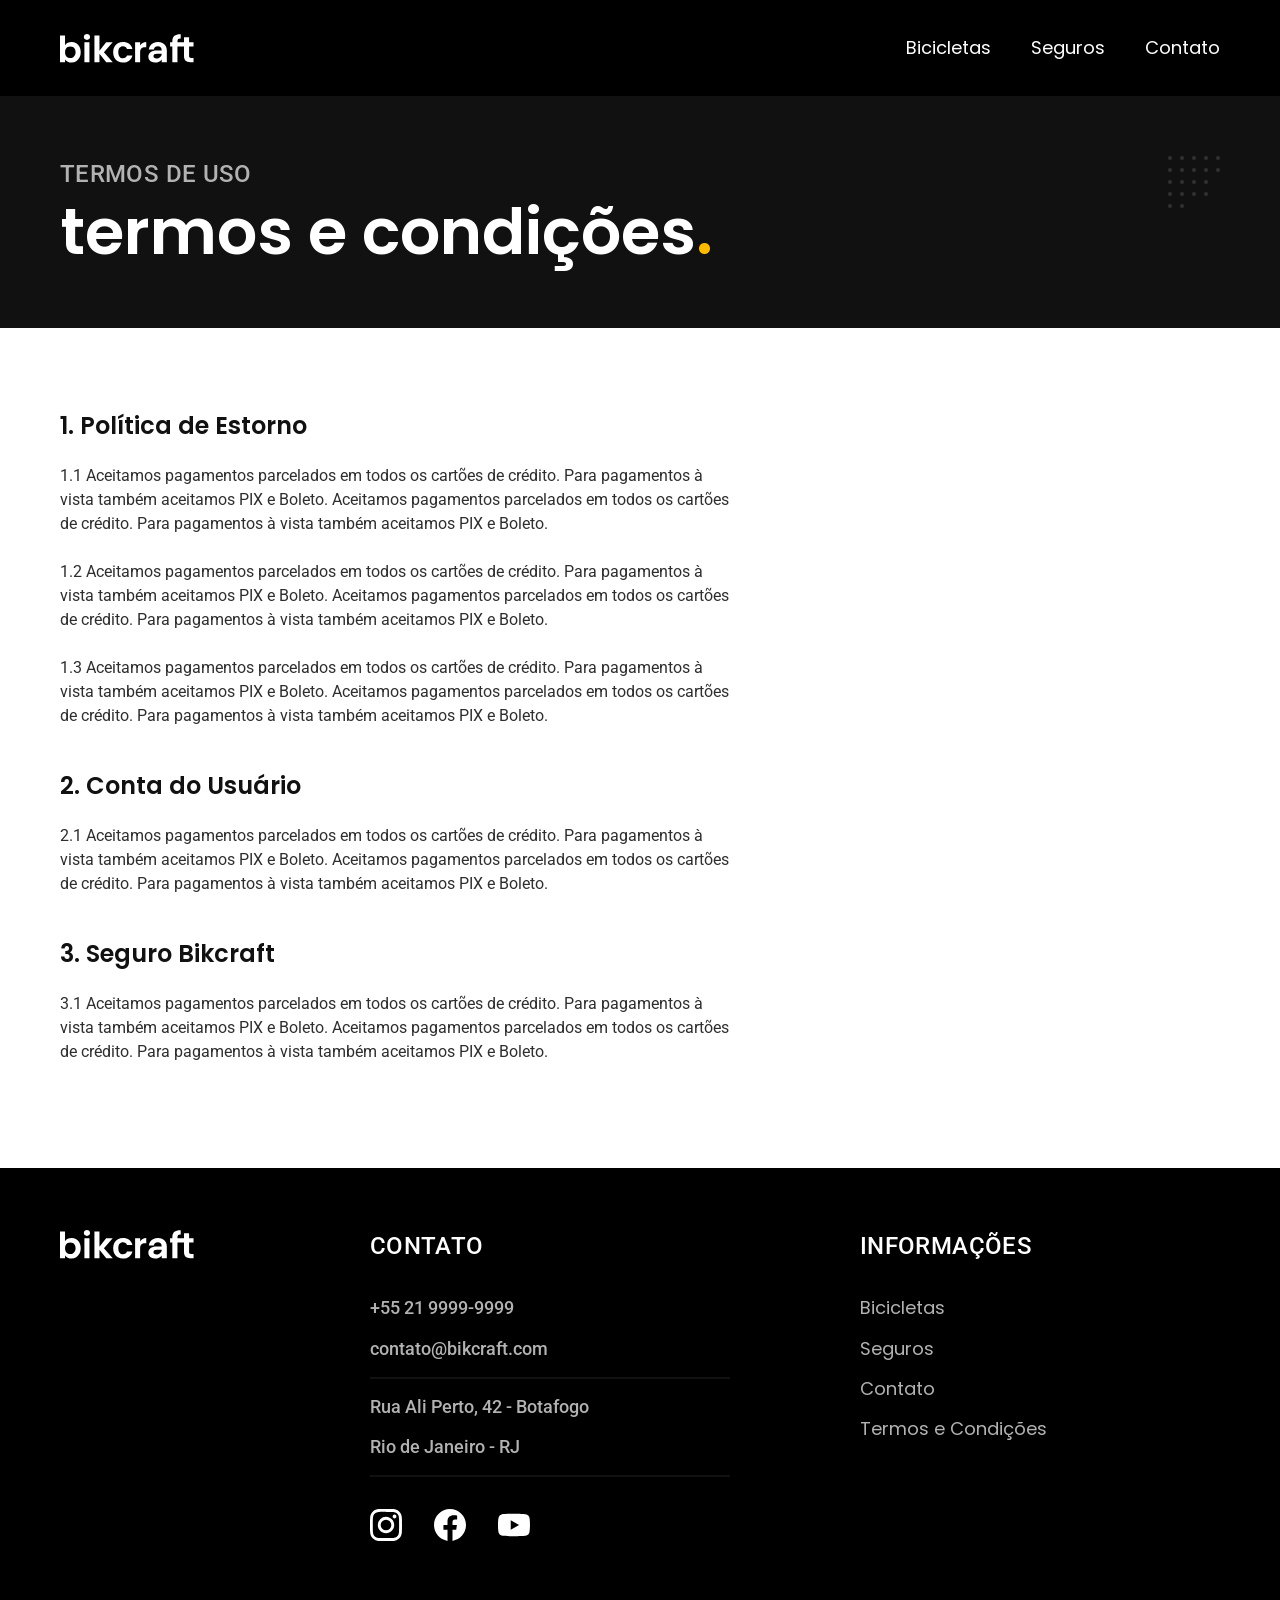
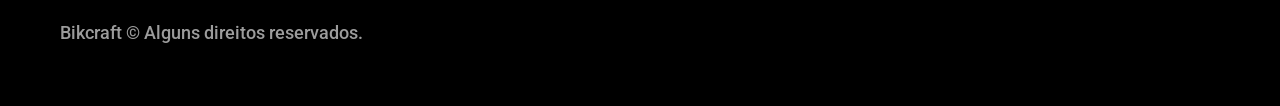
<file: termos.html>
<!DOCTYPE html>
<html lang="pt-br">

<head>
  <meta charset="UTF-8">
  <meta name="viewport" content="width=device-width, initial-scale=1.0">

  <title>Termos e Condições | Bikcraft</title>
  <meta name="description" content="Termos e condições.">

  <link rel="icon" href="./favicon.svg" type="image/svg+xml">
  <link rel="preload" href="./css/style.min.css" as="style">
  <link rel="stylesheet" href="./css/style.min.css">
  <script>document: documentElement.classList.add('js');
  </script>


  <link rel="preconnect" href="https://fonts.googleapis.com">
  <link rel="preconnect" href="https://fonts.gstatic.com" crossorigin>
  <link href="https://fonts.googleapis.com/css2?family=Merriweather:ital,wght@1,900&family=Poppins:wght@400;600&family=Roboto:wght@400;500&display=swap" rel="stylesheet">
</head>


<body id="termos">
  <header class="header-bg">
    <div class="header container">
      <a href="./">
        <img src="./img/bikcraft.svg" width="136" height="32" alt="Bikcraft">
      </a>

      <nav aria-label="primaria">
        <ul class="header-menu font-1-m cor-0">
          <li><a href="./bicicletas.html">Bicicletas</a></li>
          <li><a href="./seguros.html">Seguros</a></li>
          <li><a href="./contato.html">Contato</a></li>
        </ul>
      </nav>
    </div>
  </header>

  <main>
    <div class="titulo-bg">
      <div class="titulo container">
        <p class="font-2-l-b cor-5">Termos de uso</p>
        <h1 class="font-1-xxl cor-0">termos e condições<span class="cor-p1">.</span></h1>
      </div>
    </div>

    <div class="termos font-2-s cor-10 container">
      <h2 class="font-1-l cor-11">1. Política de Estorno</h2>
      <p>1.1 Aceitamos pagamentos parcelados em todos os cartões de crédito. Para pagamentos à vista também aceitamos PIX e Boleto. Aceitamos pagamentos parcelados em todos os cartões de crédito. Para pagamentos à vista também aceitamos PIX e Boleto.</p>
      <p>1.2 Aceitamos pagamentos parcelados em todos os cartões de crédito. Para pagamentos à vista também aceitamos PIX e Boleto. Aceitamos pagamentos parcelados em todos os cartões de crédito. Para pagamentos à vista também aceitamos PIX e Boleto.</p>
      <p>1.3 Aceitamos pagamentos parcelados em todos os cartões de crédito. Para pagamentos à vista também aceitamos PIX e Boleto. Aceitamos pagamentos parcelados em todos os cartões de crédito. Para pagamentos à vista também aceitamos PIX e Boleto.</p>
      <h2 class="font-1-l cor-11">2. Conta do Usuário</h2>
      <p>2.1 Aceitamos pagamentos parcelados em todos os cartões de crédito. Para pagamentos à vista também aceitamos PIX e Boleto. Aceitamos pagamentos parcelados em todos os cartões de crédito. Para pagamentos à vista também aceitamos PIX e Boleto.</p>
      <h2 class="font-1-l cor-11">3. Seguro Bikcraft</h2>
      <p>3.1 Aceitamos pagamentos parcelados em todos os cartões de crédito. Para pagamentos à vista também aceitamos PIX e Boleto. Aceitamos pagamentos parcelados em todos os cartões de crédito. Para pagamentos à vista também aceitamos PIX e Boleto.</p>
    </div>
  </main>

  <footer class="footer-bg">
    <div class="footer container">
      <img src="./img/bikcraft.svg" width="136" height="32" alt="Bikcraft">
      <div class="footer-contato">
        <h3 class="font-2-l-b cor-0">Contato</h3>
        <ul class="font-2-m cor-5">
          <li><a href="tel:+552199999999">+55 21 9999-9999</a></li>
          <li><a href="mailto:contato@bikcraft.com">contato@bikcraft.com</a></li>
          <li>Rua Ali Perto, 42 - Botafogo</li>
          <li>Rio de Janeiro - RJ</li>
        </ul>
        <div class="footer-redes">
          <a href="./">
            <img src="./img/redes/instagram.svg" width="32" height="32" alt="Instagram">
          </a>
          <a href="./">
            <img src="./img/redes/facebook.svg" width="32" height="32" alt="Facebook">
          </a>
          <a href="./">
            <img src="./img/redes/youtube.svg" width="32" height="32" alt="Youtube">
          </a>
        </div>
      </div>
      <div class="footer-informacoes">
        <h3 class="font-2-l-b cor-0">Informações</h3>
        <nav>
          <ul class="font-1-m cor-5">
            <li><a href="./bicicletas.html">Bicicletas</a></li>
            <li><a href="./seguros.html">Seguros</a></li>
            <li><a href="./contato.html">Contato</a></li>
            <li><a href="./termos.html">Termos e Condições</a></li>
          </ul>
        </nav>
      </div>
      <p class="footer-copy font-2-m cor-6">Bikcraft © Alguns direitos reservados.</p>
    </div>
  </footer>
  <script src="./js/script.js"></script>
</body>

</html>
</file>
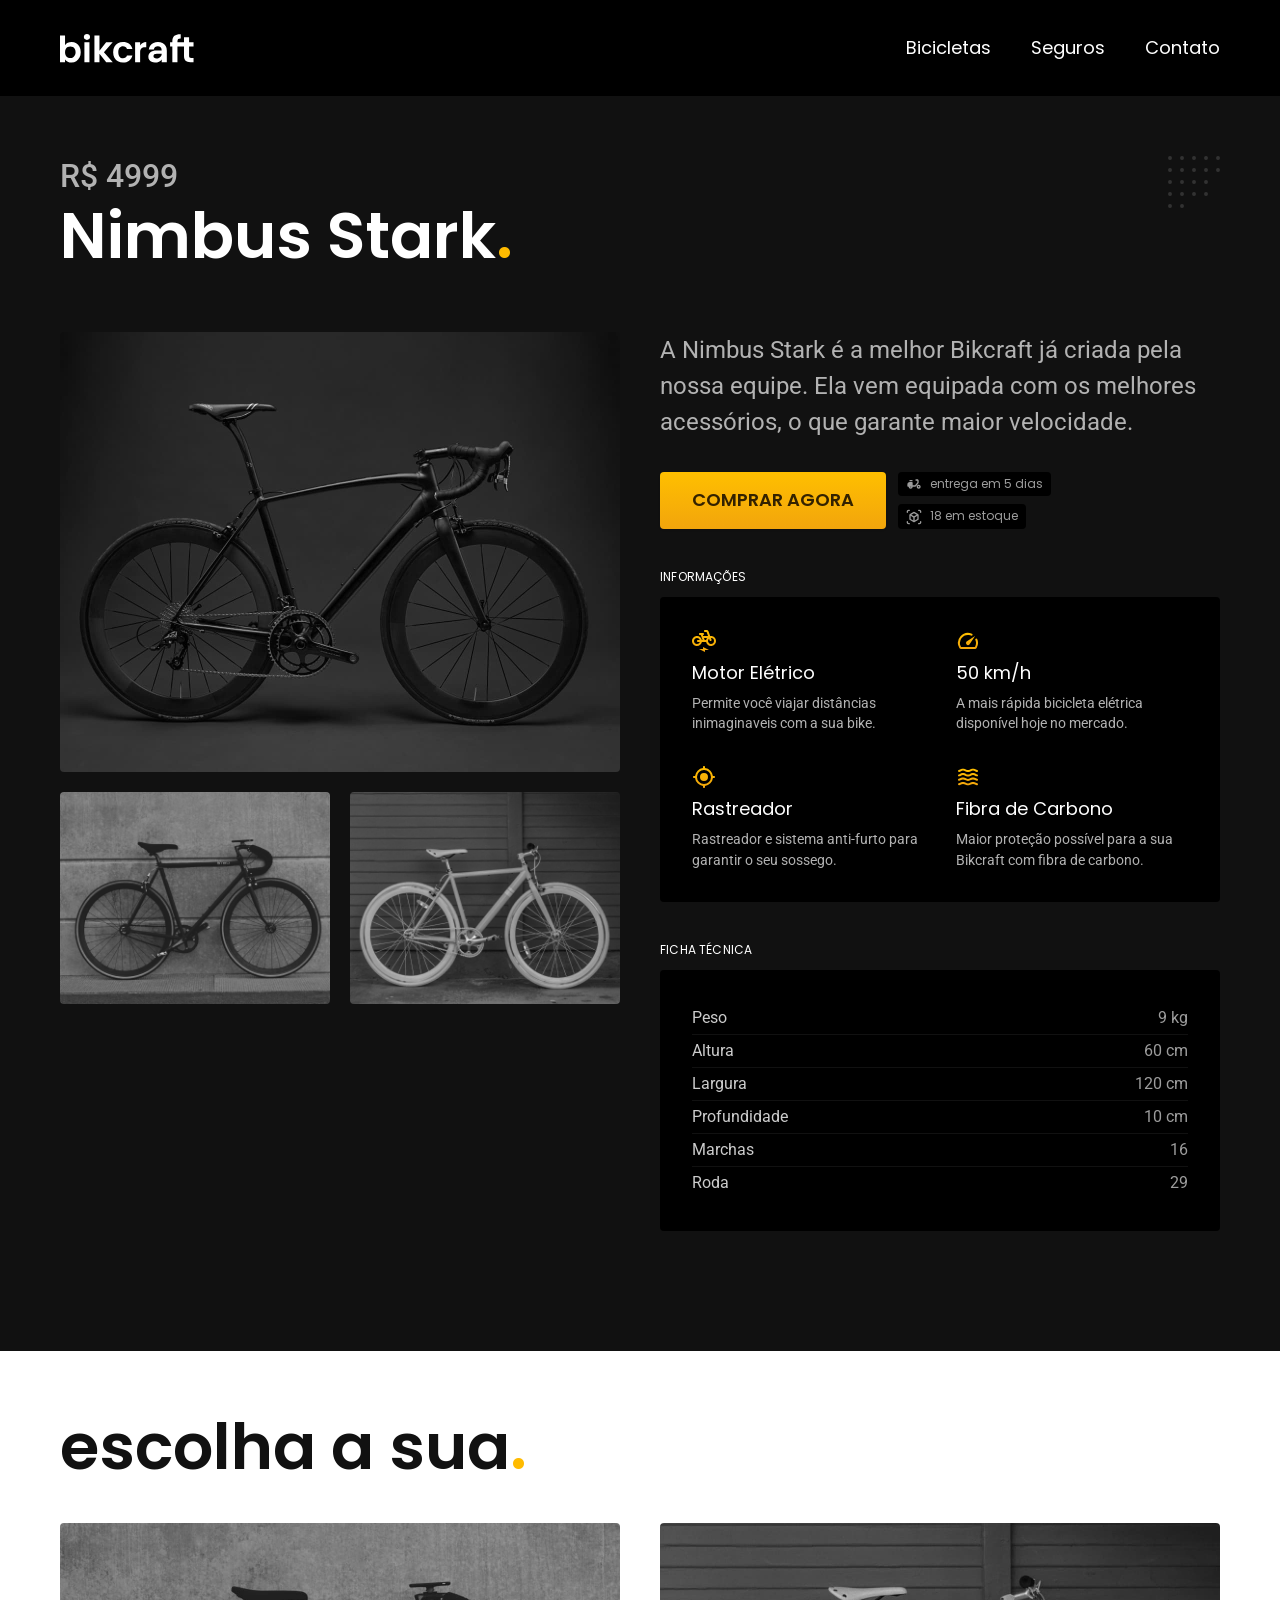
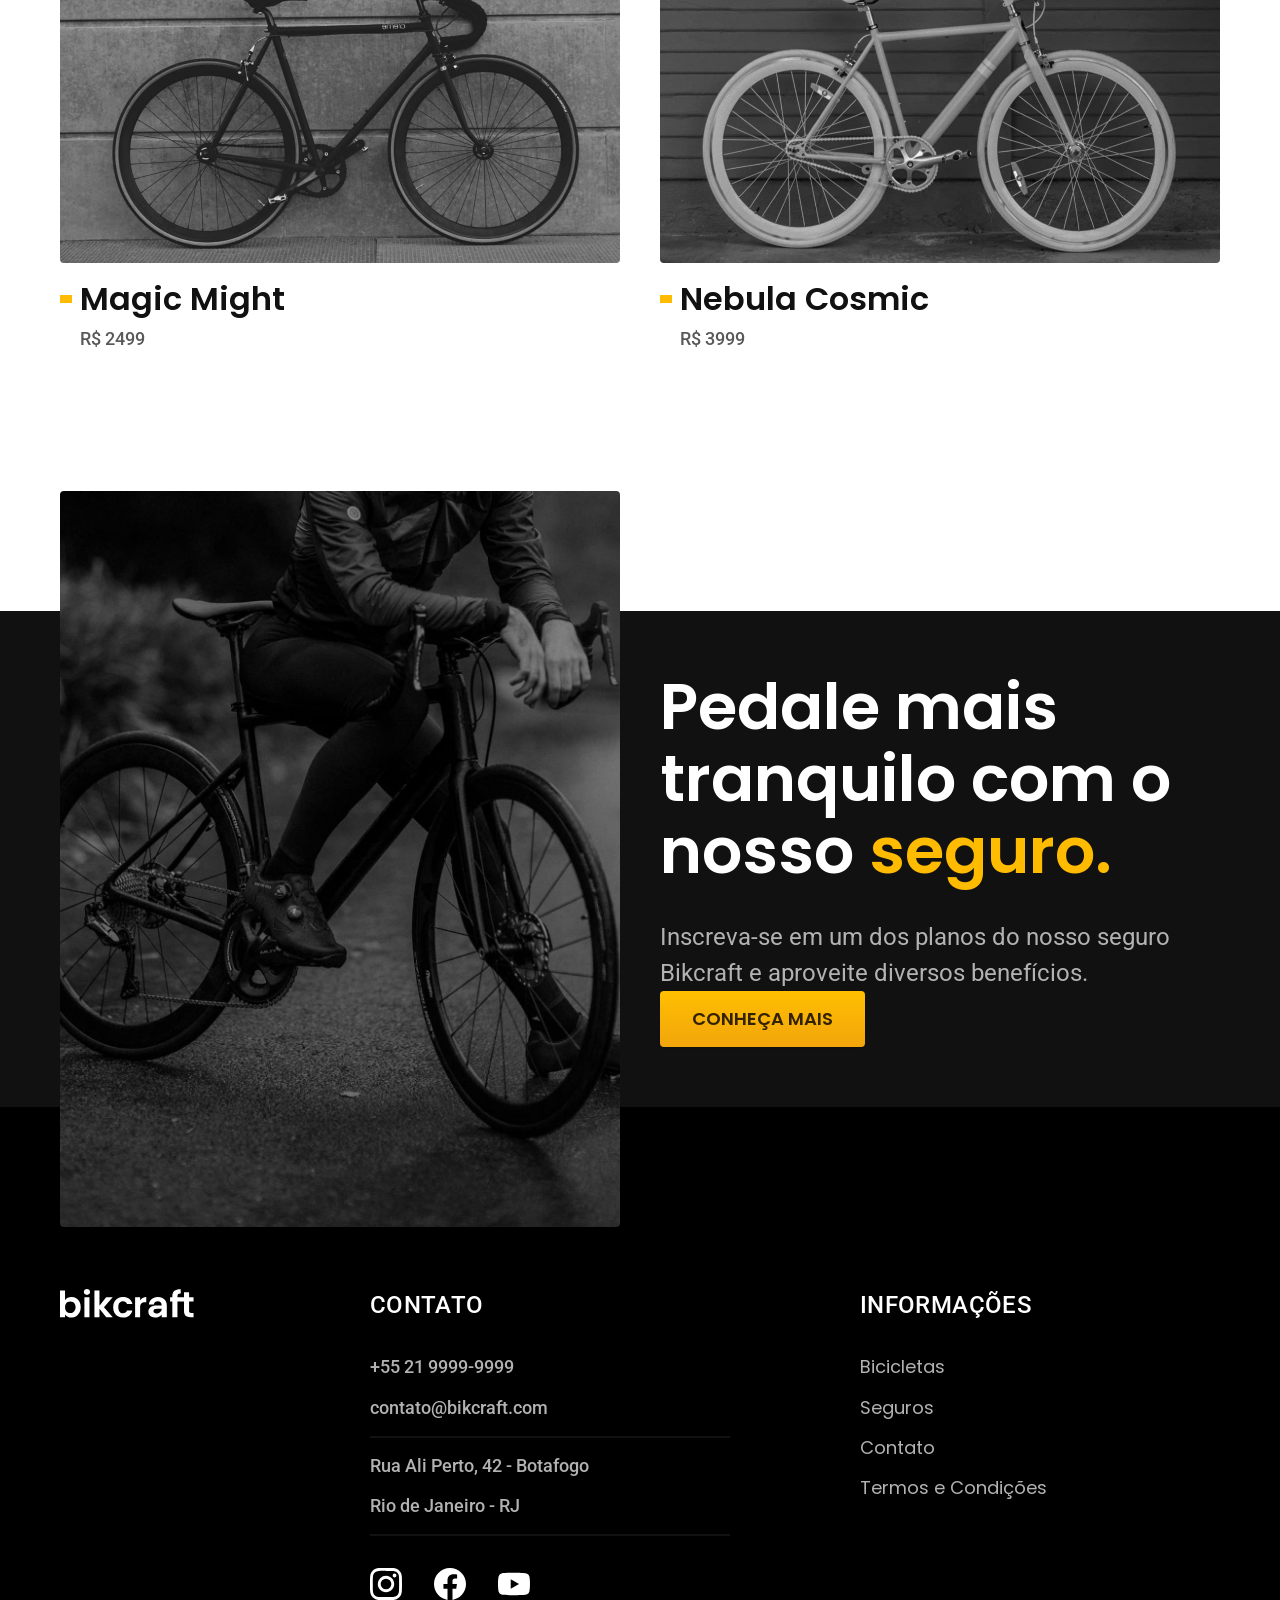
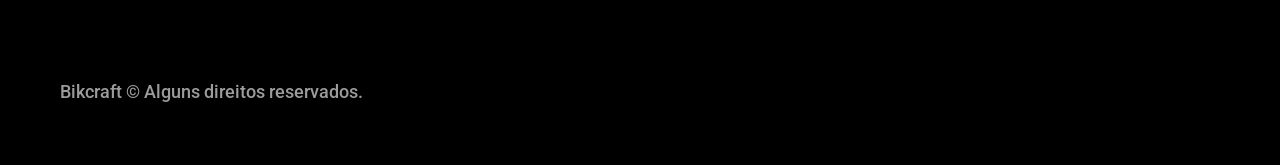
<file: bicicletas/nimbus.html>
<!DOCTYPE html>
<html lang="pt-br">

<head>
  <meta charset="UTF-8">
  <meta name="viewport" content="width=device-width, initial-scale=1.0">

  <title>Nimbus | Bikcraft</title>
  <meta name="description" content="Nimbus.">

  <link rel="icon" href="../favicon.svg" type="image/svg+xml">
  <link rel="preload" href="../css/style.min.css" as="style">
  <link rel="stylesheet" href="../css/style.min.css">
  <script>document.documentElement.classList.add('js');
  </script>

  <link rel="preconnect" href="https://fonts.googleapis.com">
  <link rel="preconnect" href="https://fonts.gstatic.com" crossorigin>
  <link href="https://fonts.googleapis.com/css2?family=Merriweather:ital,wght@1,900&family=Poppins:wght@400;600&family=Roboto:wght@400;500&display=swap" rel="stylesheet">
</head>


<body id="bicicleta">
  <header class="header-bg">
    <div class="header container">
      <a href="../">
        <img src="../img/bikcraft.svg" width="136" height="32" alt="Bikcraft">
      </a>

      <nav aria-label="primaria">
        <ul class="header-menu font-1-m cor-0">
          <li><a href="../bicicletas.html">Bicicletas</a></li>
          <li><a href="../seguros.html">Seguros</a></li>
          <li><a href="../contato.html">Contato</a></li>
        </ul>
      </nav>
    </div>
  </header>

  <main class="titulo-bg">
    <div>
      <div class="titulo container">
        <p class="font-2-xl cor-5">R$ 4999</p>
        <h1 class="font-1-xxl cor-0">Nimbus Stark<span class="cor-p1">.</span></h1>
      </div>
    </div>
    <div class="bicicleta container">
      <div class="bicicleta-imagens">
        <img src="../img/bicicleta/nimbus1.jpg" width="1120" height="880" alt="Bicicleta 1">
        <img src="../img/bicicleta/nimbus2.jpg" width="1120" height="880" alt="Bicicleta 2">
        <img src="../img/bicicleta/nimbus3.jpg" width="1120" height="880" alt="Bicicleta 3">
      </div>
      <div class="bicicleta-conteudo">
        <p class="font-2-l cor-5">A Nimbus Stark é a melhor Bikcraft já criada pela nossa equipe. Ela vem equipada com os melhores acessórios, o que garante maior velocidade.</p>
        <div class="bicicleta-comprar">
          <a class="botao" href="../orcamento.html?tipo=bikcraft&produto=nebula">Comprar Agora</a>
          <span class="font-1-xs cor-6"><img src="../img/icones/entrega.svg" width="16" height="16" alt=""> entrega em 5 dias</span>
          <span class="font-1-xs cor-6"><img src="../img/icones/estoque.svg" width="16" height="16" alt=""> 18 em estoque</span>
        </div>

        <h2 class="font-1-xs cor-0">Informações</h2>
        <ul class="bicicleta-informacoes">
          <li>
            <img src="../img/icones/eletrica.svg" width="32" height="32" alt="">
            <h3 class="font-1-m cor-0">Motor Elétrico</h3>
            <p class="font-2-xs cor-5">Permite você viajar distâncias inimaginaveis com a sua bike.</p>
          </li>
          <li>
            <img src="../img/icones/velocidade.svg" width="32" height="32" alt="Bicicleta 1">
            <h3 class="font-1-m cor-0">50 km/h</h3>
            <p class="font-2-xs cor-5">A mais rápida bicicleta elétrica disponível hoje no mercado.</p>
          </li>
          <li>
            <img src="../img/icones/rastreador.svg" width="32" height="32" alt="Bicicleta 2">
            <h3 class="font-1-m cor-0">Rastreador</h3>
            <p class="font-2-xs cor-5">Rastreador e sistema anti-furto para garantir o seu sossego.</p>
          </li>
          <li>
            <img src="../img/icones/carbono.svg" width="32" height="32" alt="Bicicleta 3">
            <h3 class="font-1-m cor-0">Fibra de Carbono</h3>
            <p class="font-2-xs cor-5">Maior proteção possível para a sua Bikcraft com fibra de carbono.</p>
          </li>
        </ul>
        <h2 class="font-1-xs cor-0">Ficha Técnica</h2>
        <ul class="bicicleta-ficha font-2-s cor-4">
          <li>Peso <span>9 kg</span></li>
          <li>Altura <span>60 cm</span></li>
          <li>Largura <span>120 cm</span></li>
          <li>Profundidade <span>10 cm</span></li>
          <li>Marchas <span>16</span></li>
          <li>Roda <span>29</span></li>
        </ul>
      </div>
    </div>
  </main>

  <article class="bicicletas-lista container">
    <h2 class="font-1-xxl">escolha a sua<span class="cor-p1">.</span></h2>

    <ul>
      <li>
        <a href="./magic.html">
          <img src="../img/bicicletas/magic.jpg" width="1120" height="680" alt="Bicicleta preta">
          <h3 class="font-1-xl">Magic Might</h3>
          <span class="font-2-m cor-8">R$ 2499</span>
        </a>
      </li>
      <li>
        <a href="./nebula.html">
          <img src="../img/bicicletas/nebula.jpg" width="1120" height="680" alt="Bicicleta preta">
          <h3 class="font-1-xl">Nebula Cosmic</h3>
          <span class="font-2-m cor-8">R$ 3999</span>
        </a>
      </li>
    </ul>
  </article>

  <article class="seguro-bg">
    <div class="seguro container">
      <div class="seguro-imagem">
        <img src="../img/fotos/seguros.jpg" width="1360" height="1512" alt="Pessoa parada em cima de uma bicicleta.">
      </div>
      <div class="seguro-conteudo">
        <h2 class="font-1-xxl cor-0">Pedale mais tranquilo com o nosso <span class="cor-p1">seguro.</span></h2>
        <p class="font-2-l cor-5">Inscreva-se em um dos planos do nosso seguro Bikcraft e aproveite diversos benefícios.</p>
        <a class="botao" href="../seguros.html">Conheça Mais</a>
      </div>
    </div>
  </article>

  <footer class="footer-bg">
    <div class="footer container">
      <img src="../img/bikcraft.svg" width="136" height="32" alt="Bikcraft">
      <div class="footer-contato">
        <h3 class="font-2-l-b cor-0">Contato</h3>
        <ul class="font-2-m cor-5">
          <li><a href="tel:+552199999999">+55 21 9999-9999</a></li>
          <li><a href="mailto:contato@bikcraft.com">contato@bikcraft.com</a></li>
          <li>Rua Ali Perto, 42 - Botafogo</li>
          <li>Rio de Janeiro - RJ</li>
        </ul>
        <div class="footer-redes">
          <a href="../">
            <img src="../img/redes/instagram.svg" width="32" height="32" alt="Instagram">
          </a>
          <a href="../">
            <img src="../img/redes/facebook.svg" width="32" height="32" alt="Facebook">
          </a>
          <a href="../">
            <img src="../img/redes/youtube.svg" width="32" height="32" alt="Youtube">
          </a>
        </div>
      </div>
      <div class="footer-informacoes">
        <h3 class="font-2-l-b cor-0">Informações</h3>
        <nav>
          <ul class="font-1-m cor-5">
            <li><a href="../bicicletas.html">Bicicletas</a></li>
            <li><a href="../seguros.html">Seguros</a></li>
            <li><a href="../contato.html">Contato</a></li>
            <li><a href="../termos.html">Termos e Condições</a></li>
          </ul>
        </nav>
      </div>
      <p class="footer-copy font-2-m cor-6">Bikcraft © Alguns direitos reservados.</p>
    </div>
  </footer>
  <script src="../js/script.js"></script>
</body>

</html>
</file>
<file: css/style.min.css>
body{margin:0;font-family:Arial,Helvetica,sans-serif;color:#111}blockquote,dd,h1,h2,h3,h4,p,ul{margin:0}ul{padding:0;list-style:none}a{text-decoration:none;color:inherit}img{max-width:100%;height:auto;display:block}img[src$=".jpg"]{border-radius:4px}.font-1-xs{font:400 0.75rem/1.35 Poppins,sans-serif}.font-2-xs{font:400 0.875rem/1.43 Roboto,sans-serif}.font-1-s{font:400 1rem/1.5 Poppins,sans-serif}.font-2-s{font:400 1rem/1.5 Roboto,sans-serif}.font-1-m,.font-1-m-b{font:400 1.125rem/1.35 Poppins,sans-serif}.font-1-m-b{font-weight:600}.font-2-m{font:500 1.125rem/1.35 Roboto,sans-serif}.font-1-l{font:400 1.5rem/1.5 Poppins,sans-serif}.font-2-l,.font-2-l-b{font:400 1.5rem/1.5 Roboto,sans-serif}.font-2-l-b{font-weight:500;letter-spacing:.015em;text-transform:uppercase}.font-1-xl{font:600 2rem/1.25 Poppins,sans-serif}.font-2-xl{font:500 2rem/1.25 Roboto,sans-serif}.font-1-xxl{font:600 4rem/1.125 Poppins,sans-serif}@media (max-width:1200px){.font-1-xxl{font-size:3rem}.font-2-l,.font-2-l-b{font-size:1.125rem}}@media (max-width:800px){.font-1-xxl{font-size:2rem}.font-1-xl,.font-2-xl{font-size:1.5rem}}:root{--cor-0:#ffffff;--cor-1:#f7f7f7;--cor-2:#ededed;--cor-3:#dedede;--cor-4:#cccccc;--cor-5:#b2b2b2;--cor-6:#9c9c9c;--cor-7:#717171;--cor-8:#595959;--cor-9:#404040;--cor-10:#2e2e2e;--cor-11:#111111;--cor-12:#000000;--cor-p1:#ffbb00;--cor-p2:#e4a30b;--cor-p3:#a66f00;--cor-p4:#664400;--cor-p5:#332200}.cor-0{color:var(--cor-0)}.cor-1{color:var(--cor-1)}.cor-2{color:var(--cor-2)}.cor-3{color:var(--cor-3)}.cor-4{color:var(--cor-4)}.cor-5{color:var(--cor-5)}.cor-6{color:var(--cor-6)}.cor-7{color:var(--cor-7)}.cor-8{color:var(--cor-8)}.cor-9{color:var(--cor-9)}.cor-10{color:var(--cor-10)}.cor-11{color:var(--cor-11)}.cor-12{color:var(--cor-12)}.cor-p1{color:var(--cor-p1)}.cor-p2{color:var(--cor-p2)}.cor-p3{color:var(--cor-p3)}.cor-p4{color:var(--cor-p4)}.cor-p5{color:var(--cor-p5)}.js .fadeInDown{transform:translate3d(0,-20px,0)}.js .fadeInUp{transform:translate3d(0,20px,0)}.js .fadeInRight{transform:translate3d(20px,0,0)}.js .fadeInLeft{transform:translate3d(-20px,0,0)}.js [data-anime]{opacity:0}.js .anime{opacity:1;transform:none;transition:transform .8s,opacity .8s}.header-bg{background-color:var(--cor-12)}.header{display:flex;flex-wrap:wrap;gap:20px;justify-content:space-between;align-items:center;padding-top:20px;padding-bottom:20px}.header-menu{display:flex;flex-wrap:wrap;gap:40px}.header-menu a{display:inline-block;padding:16px 0;position:relative}.header-menu a:after{content:"";display:block;height:2px;width:0;background:var(--cor-0);margin-top:4px;transition:.3s;position:absolute}.header-menu a.ativo::after,.header-menu a:hover::after{width:100%}@media (max-width:800px){.header-menu{gap:20px}.header-menu a{background:var(--cor-11);padding:12px 16px;border-radius:4px}.header-menu a:hover{background-color:var(--cor-10)}.header a:after{display:none}}@media (max-width:600px){.header-menu{gap:12px}.header-menu a{padding:8px 12px;font-size:14px}}.footer-bg{background-color:var(--cor-12)}.footer{display:grid;grid-template-columns:3fr 5fr 4fr;gap:40px;padding-top:60px;padding-bottom:60px}.footer h3{margin-bottom:32px}.footer-contato ul{margin-bottom:32px}.footer-contato li:nth-child(2n):after{content:"";display:block;max-width:360px;height:2px;background:var(--cor-11);margin-top:16px}.footer li{margin-bottom:16px}.footer-redes{display:flex;gap:32px}.footer a:hover{color:var(--cor-0)}.footer-copy{grid-column:1/-1;margin-top:40px}@media (max-width:800px){.footer>img{display:none}.footer{grid-template-columns:1fr 1fr}}@media (max-width:600px){.footer>img{display:none}.footer{grid-template-columns:1fr;gap:60px}.footer-copy{margin-top:0}}.container{box-sizing:border-box;max-width:1200px;padding-left:20px;padding-right:20px;margin-left:auto;margin-right:auto}.botao{display:inline-block;padding:16px 32px;background:linear-gradient(#ffbf00,#f2a50c);border-radius:4px;box-shadow:0 1px 2px rgba(0,0,0,.1);text-transform:uppercase;color:var(--cor-p5);font:600 1.125rem/1.35 Poppins,sans-serif;max-width:max-content;border:none;cursor:pointer}.botao:hover{background:linear-gradient(#ffb60d,#e59317)}.botao.secundario{background:var(--cor-10);color:var(--cor-2)}.botao.secundario:hover{background:var(--cor-9)}.botao.seta{display:flex;align-items:center}.botao.seta::after{content:"";display:inline-block;width:18px;height:10px;margin-left:12px;background:url("../img/icones/seta.svg");transition:transform .2s}.botao.seta:hover::after{transform:translateX(4px)}@media (max-width:600px){.botao{padding:12px 16px;font-size:1rem}}.link{display:inline-block;color:var(--cor-p1);font:500 1.5rem/1.5 Poppins,sans-serif;text-transform:uppercase}.link::after{content:"";display:block;width:100%;height:4px;background-color:currentColor}.link:hover{color:var(--cor-0)}.titulo-bg{padding-top:60px;padding-bottom:60px;background-color:var(--cor-11)}.titulo{background:url('../img/dec/bottom-right.svg') no-repeat top right 20px}.titulo p{margin-bottom:4px}@media (max-width:800px){.titulo-bg{padding-top:40px;padding-bottom:40px}.titulo p{font-size:1rem;text-transform:lowercase;font-weight:400}}.form{display:grid;grid-template-columns:1fr 1fr;gap:20px}.form label{display:block;font:400 1rem/1.5 Poppins,sans-serif;margin-bottom:4px}.form .col-2{grid-column:span 2}.form input[type=email],.form input[type=text],.form textarea{font:400 1rem/1.5 Roboto,sans serif;background:var(--cor-1);border:1px solid var(--cor-2);padding:12px;border-radius:4px;width:100%;box-sizing:border-box}.form input[type=email]:focus,.form input[type=text]:focus,.form textarea:focus{outline:0;border-color:var(--cor-p1);background:var(--cor-0);box-shadow:0 0 0 2px #fea}@media (max-width:600px){.form{grid-template-columns:1fr}.form .col-2{grid-column:1}}.introducao-bg{background:var(--cor-12) url("../img/dec/bottom-left.svg") no-repeat bottom 160px left 20px;box-shadow:inset 0 -120px var(--cor-0)}.introducao{display:grid;grid-template-columns:1fr 1fr;gap:0 40px}.introducao-conteudo{align-self:end;padding-bottom:200px}.introducao img{width:100%;height:100%;object-fit:cover;border-radius:4px}.introducao h1{margin-bottom:32px}.introducao p{margin-bottom:20px}@media (max-width:800px){.introducao-bg{background:var(--cor-11);padding-top:40px;box-shadow:inset 0 -60px #fff}.introducao{grid-template-columns:1fr;gap:32px}.introducao-conteudo{padding-bottom:0}.introducao h1{margin-bottom:16px}.introducao img{height:300px;width:100%}}.tecnologia-bg{background-color:var(--cor-11);box-shadow:inset 0 80px var(--cor-0),inset 0 -80px var(--cor-0)}.tecnologia{display:grid;grid-template-columns:1fr 1fr;gap:40px}.tecnologia-imagem img{width:100%;height:100%;object-fit:cover;object-position:left}.tecnologia-conteudo{padding-top:160px;padding-bottom:160px}.tecnologia-conteudo>span{display:block;margin-bottom:20px}.tecnologia-conteudo h2{margin-bottom:32px}.tecnologia-conteudo>p{margin-bottom:20px}.tecnologia a{margin-bottom:80px}.tecnologia-vantagens{display:flex;gap:40px}.tecnologia-vantagens h3{margin-bottom:8px;width:max-content}.tecnologia-vantagens img{width:24px;margin-bottom:8px}@media (max-width:800px){.tecnologia-bg{box-shadow:initial}.tecnologia{grid-template-columns:1fr}.tecnologia-conteudo{padding-top:60px;padding-bottom:60px}.tecnologia-imagem{display:none}.tecnologia a{margin-bottom:60px}}@media (max-width:600px){.tecnologia-vantagens{flex-direction:column}}.parceiros{padding:60px;padding-bottom:120px}.parceiros h2{margin-bottom:60px}.parceiros ul{padding:0 20px;max-width:1400px;display:grid;grid-template-columns:repeat(4,1fr);margin:0 auto}.parceiros li{display:flex;padding:32px;border-left:2px solid var(--cor-2)}.parceiros img{margin:auto}.parceiros li:first-child,.parceiros li:nth-child(5){border-left:none}.parceiros li:nth-child(n+5){border-top:2px solid var(--cor-2)}@media (max-width:800px){.parceiros{padding-bottom:60px}.parceiros h2{margin-bottom:20px}.parceiros ul{grid-template-columns:repeat(2,1fr)}.parceiros li:nth-child(n+3){border-top:2px solid var(--cor-2)}.parceiros li:nth-child(odd){border-left:none}.parceiros li{padding:20px}}.depoimento{display:grid;grid-template-columns:1fr 1fr;background-color:var(--cor-p1);overflow:hidden}.depoimento img{width:100%;height:100%;object-fit:cover;border-radius:0}.depoimento-conteudo{padding:40px 40px 80px 80px;align-self:end;background:url("../img/dec/bottom-right-p.svg") no-repeat bottom 40px right 40px}.depoimento-conteudo p{max-width:32ch;font-family:Merriweather,serif;font-style:italic;font-weight:900;margin-bottom:32px;position:relative}.depoimento p::after,.depoimento p::before{font-size:5rem;color:var(--cor-p2);position:absolute}.depoimento p::before{content:"“";left:-50px;top:-20px}.depoimento p::after{content:"”"}@media (min-width:1200px){.depoimento img{max-height:520px}}@media (max-width:800px){.depoimento{grid-template-columns:1fr;text-align:center}.depoimento img{max-height:200px}.depoimento-conteudo{padding:40px 20px;margin:auto}}.bicicletas-lista{padding-top:60px;padding-bottom:120px}.bicicletas-lista h2{margin-bottom:40px}.bicicletas-lista ul{display:flex;gap:40px;padding:0 20px 20px 20px;max-width:1400px;margin-left:auto;margin-right:auto;overflow-x:auto}#bicicleta .bicicletas-lista ul{padding:0 0 20px 0}.bicicletas-lista li{flex:1;min-width:280px}.bicicletas-lista a{display:block}.bicicletas-lista img{margin-bottom:16px}.bicicletas-lista h3{margin-bottom:8px;display:flex;align-items:center}.bicicletas-lista h3::before{content:"";display:inline-block;height:8px;width:12px;margin-right:8px;background-color:var(--cor-p1);transition:width .2s}.bicicletas-lista a:hover h3::before{width:24px}.bicicletas-lista li span{padding-left:20px}@media (max-width:800px){.bicicletas-lista{padding-bottom:60px}.bicicletas-lista ul{gap:20px}}.bicicletas-bg{background:linear-gradient(to right,var(--cor-0) 30%,var(--cor-11) 0)}.bicicletas{display:grid;grid-template-columns:1fr 1fr;gap:40px;padding-top:60px;padding-bottom:60px;background:url('../img/dec/bottom-right.svg') no-repeat top 40px right 20px}.bicicletas-imagem{display:grid}.bicicletas-imagem img{grid-area:1/1}.bicicletas-imagem span{grid-area:1/1;place-self:start end;margin-top:20px;background:var(--cor-12);display:inline-block;padding:8px 16px 8px 8px;border-radius:4px 0 0 4px}.bicicletas-conteudo{display:grid;grid-template-columns:1fr auto;align-content:start}.bicicletas h2,.bicicletas p{grid-column:1/-1}.bicicletas h2{margin-bottom:20px}.bicicletas h2::before{content:"";display:block;width:12px;height:8px;background-color:var(--cor-p1);margin-bottom:8px}.bicicletas p{margin-bottom:32px}.bicicletas a{place-self:end}.bicicletas li{display:flex;align-items:center}.bicicletas ul{display:grid;gap:16px}.bicicletas-conteudo img{width:24px;margin-right:8px}@media (max-width:800px){.bicicletas-bg{background:var(--cor-11) 0}.bicicletas{grid-template-columns:1fr;gap:20px;padding-top:40px;padding-bottom:40px}}@media (max-width:600px){.bicicletas-conteudo{grid-template-columns:1fr}.bicicletas ul{font-size:1rem;grid-template-columns:1fr 1fr;margin-bottom:32px}}.bicicleta{display:grid;grid-template-columns:1fr 1fr;align-items:start;gap:40px;padding-top:60px;padding-bottom:60px}#bicicleta .titulo p{text-transform:uppercase}.bicicleta-imagens{display:flex;flex-wrap:wrap;gap:20px}.bicicleta-imagens img{flex:1;min-width:200px}.bicicleta-imagens img:first-child{min-width:100%}.bicicleta-conteudo>p{margin-bottom:32px}.bicicleta-comprar{display:grid;grid-template-columns:max-content auto;align-items:center;justify-items:start;gap:8px 12px;margin-bottom:40px}.bicicleta-comprar a{grid-row:span 2}.bicicleta-comprar span{display:flex;align-items:center;background-color:var(--cor-12);gap:8px;padding:4px 8px;border-radius:4px}.bicicleta-conteudo h2{text-transform:uppercase;letter-spacing:.015em;margin-bottom:12px}.bicicleta-ficha,.bicicleta-informacoes{padding:32px;background-color:var(--cor-12);border-radius:4px}.bicicleta-informacoes{margin-bottom:40px;display:grid;grid-template-columns:1fr 1fr;gap:32px}.bicicleta-informacoes img{width:24px;margin-bottom:8px}.bicicleta-informacoes h3{margin-bottom:8px}.bicicleta-ficha li{padding:4px 0;display:flex;justify-content:space-between;border-bottom:1px solid var(--cor-11)}.bicicleta-ficha li:last-child{border-bottom:none}.bicicleta-ficha li:last-child{border-bottom:none}.bicicleta-ficha span{color:var(--cor-6)}@media (max-width:800px){.bicicleta{grid-template-columns:1fr;padding-top:40px;padding-bottom:40px}.bicicleta-imagens{grid-row:2}}@media (max-width:400px){.bicicleta-informacoes{grid-template-columns:1fr}.bicicleta-comprar{grid-template-columns:1fr}}.seguro-bg{background-color:var(--cor-11);box-shadow:inset 0 120px var(--cor-0),inset 0 -120px var(--cor-12)}.seguro{display:grid;grid-template-columns:1fr 1fr;gap:40px}.seguro-imagem img{width:100%;height:100%;object-fit:cover}.seguro-conteudo{padding-top:180px;padding-bottom:180px}.seguro h2{margin-bottom:32px}.sseguro p{margin-bottom:20px}@media (max-width:800px){.seguro-bg{box-shadow:inset 0 -60px var(--cor-12)}.seguro{grid-template-columns:1fr}.seguro-conteudo{grid-row:1;padding-top:40px;padding-bottom:0}}.seguros-bg{background:var(--cor-11)}.seguros{padding-top:60px;padding-bottom:60px;display:grid;grid-template-columns:1fr 1fr;gap:40px;align-items:center}#seguros .seguross{padding-top:0}.seguros h2{grid-column:1/-1}.seguros-item{background-color:var(--cor-12);padding:32px 32px 32px 60px;display:grid;grid-template-columns:1fr auto;border-radius:4px}.seguros-item h3{margin-bottom:40px}.seguros-item span{grid-column:2;display:block;text-align:right}.seguros-item ul{grid-column:1/-1;margin-bottom:32px}.seguros-item li{display:flex;align-items:center;position:relative}.seguros-item li+li{margin-top:20px}.seguros-item li::before{content:"";display:inline-block;width:13px;height:9px;background-image:url("../img/icones/lista.svg");position:absolute;left:-21px}.seguros-item a{grid-column:1/-1}@media (max-width:800px){.seguros{grid-template-columns:1fr}}.vantagens-bg{background-color:var(--cor-12)}.vantagens{padding-top:120px;padding-bottom:120px}.vantagens h2{margin-bottom:60px}.vantagens ul{display:grid;grid-template-columns:repeat(auto-fit,minmax(280px,max-content));gap:40px 80px}.vantagens h3,.vantagens img{margin-bottom:8px}@media (max-width:800px){.vantagens{padding-top:60px;padding-bottom:60px}.vantagens h2{margin-bottom:40px}.vantagens ul{gap:20px}}.perguntas{padding-top:120px;padding-bottom:120px}.perguntas h2{margin-bottom:60px}.perguntas dl>div{padding:20px;border-radius:4px}.perguntas dl>div:nth-child(odd){background-color:var(--cor-1)}.perguntas button{display:grid;grid-template-columns:auto 1fr auto;align-items:center;gap:8px;cursor:pointer;border:none;background:0 0;width:100%;text-align:left}.perguntas button::before{content:"";display:inline-block;width:12px;height:8px;background-color:var(--cor-p1)}.perguntas button::after{content:"";display:inline-block;width:14px;height:6px;background:url("../img/icones/seta-abrir.svg");transition:.3s}.perguntas button:hover::after,.perguntas button[aria-expanded=true]::after{transform:rotate(180deg)}.js .perguntas dd{display:none}.js .perguntas dd.ativa{display:block}.js .perguntas dd{padding-left:20px;padding-top:16px;max-width:80ch}@media (max-width:800px){.perguntas{padding-top:60px;padding-bottom:60px}.perguntas h2{margin-bottom:40px}}#contato{background:linear-gradient(var(--cor-11) 600px,var(--cor-0) 0)}.contato{display:grid;grid-template-columns:5fr 7fr}.contato-dados,.contato-formulario{padding:60px;box-shadow:0 1px 2px rgba(0,0,0,.1)}.contato-dados{border-radius:5px 0 0 5px;background:var(--cor-12) url("../img/dec/bottom-left.svg") no-repeat bottom 20px left 20px}.contato-formulario{border-radius:0 5px 5px 0;background:var(--cor-0) url("../img/dec/bottom-right.svg") no-repeat bottom 20px right 20px}.contato-dados h2{margin-bottom:60px}.contato-endereco{margin-bottom:32px;padding-left:28px;background:url("../img/icones/local.svg") no-repeat 0 2px}.contato-endereco p{margin-bottom:8px}.contato-meios a{display:block;max-width:max-content;margin-bottom:8px;padding-left:28px}.contato-meios a:hover{color:var(--cor-0)}.contato-meios a:first-child{background:url("../img/icones/email.svg") no-repeat 0 2px}.contato-meios a:nth-child(2){margin-bottom:32px}.contato-meios a:nth-child(3){background:url("../img/icones/telefone.svg") no-repeat 0 2px;margin-bottom:60px}.contato-redes{display:flex;gap:32px;padding-left:28px}@media (max-width:800px){.contato{grid-template-columns:1fr}.contato-dados,.contato-formulario{padding:20px}.contato-dados{border-radius:5px 5px 0 0;background:var(--cor-12)}.contato-formulario{border-radius:0 0 5px 5px}.contato-dados h2,.contato-meios a:nth-child(3){margin-bottom:32px}.contato-redes{margin-bottom:12px}}.lojas{display:grid;grid-template-columns:1fr 1fr;gap:0 40px;padding-top:120px;padding-bottom:120px}.lojas h2{grid-column:1/-1;margin-bottom:60px}.lojas img{border-radius:4px 4px 0 0}.lojas-item{border-radius:4px;background:var(--cor-0);box-shadow:0 1px 2px rgba(0,0,0,.1)}.lojas-conteudo{display:grid;grid-template-columns:1fr 1fr;gap:32px 16px;padding:32px}.lojas-conteudo h3,.lojas-tempo{grid-column:1/-1}.lojas-dados{display:grid;gap:8px;border-left:2px solid var(--cor-2);padding-left:12px}.lojas.dados{display:flex;align-items:center;gap:8px}@media(max-width:800px){.lojas{gap:20px;padding-top:60px;padding-bottom:60px}.lojas h2{margin-bottom:32px}.lojas-conteudo{grid-template-columns:1fr}}@media(max-width:600px){.lojas{grid-template-columns:1fr}}#orcamento{background:linear-gradient(var(--cor-11) 600px,var(--cor-1) 0)}.orcamento{display:grid;grid-template-columns:5fr 7fr;padding-bottom:120px}.orcamento h2{text-transform:uppercase;position:relative;display:flex;align-items:center}.orcamento h2::before{content:"";display:inline-block;width:4px;height:8px;background-color:var(--cor-p1);position:absolute;left:-12px}.orcamento-dados,.orcamento-produto{padding:60px;box-shadow:0 1px 2px rgba(0,0,0,.1)}.orcamento-produto{border-radius:5px 0 0 5px;background:var(--cor-12) url("../img/dec/bottom-left.svg") no-repeat bottom 20px left 20px;display:grid;grid-template-columns:1fr 1fr;gap:20px;align-content:start}.orcamento-produto>*{grid-column:1/-1}.orcamento-produto>label{grid-column:initial}.orcamento-produto label{font:400 1rem/1.5 Poppins,sans-serif;color:var(--cor-4);background-color:var(--cor-10);padding:12px 16px;border-radius:4px;cursor:pointer;display:grid;grid-template-columns:auto 1fr auto;align-items:center;border:1px solid var(--cor-10)}.orcamento-produto input:checked+label{background:var(--cor-0);color:var(--cor-11)}.orcamento-produto label::before{content:"";display:inline-block;box-sizing:border-box;width:12px;height:12px;border:1px solid var(--cor-6);border-radius:50%;margin-right:8px}.orcamento-produto input:checked+label::before{border-color:var(--cor-7);box-shadow:inset 0 0 0 3px var(--cor-0),inset 0 0 0 6px var(--cor-7)}.orcamento-produto label:hover{background-color:var(--cor-9);border-color:var(--cor-9)}.orcamento-produto input:focus+label{box-shadow:0 0 0 2px var(--cor-p1);border-color:var(--cor-12)}.orcamento-produto label span{display:none}.orcamento-produto input:checked+label span{display:inline-block}.orcamento-produto input{opacity:0;position:absolute;pointer-events:none}.orcamento-dados{border-radius:0 5px 5px 0;background:var(--cor-0) url("../img/dec/bottom-right.svg") no-repeat bottom 20px right 20px}.orcamento-conteudo{display:none}.orcamento-conteudo h2,.orcamento-dados h2:nth-of-type(n+2){margin-top:20px}#bikcraft:checked~#orcamento-bikcraft,#seguro:checked~#orcamento-seguro{display:grid;gap:20px}.orcamento-detalhes{display:none;background:var(--cor-0);padding:20px;grid-template-columns:1fr 1fr;border-radius:4px;align-items:center}.orcamento-detalhes li{display:flex;align-items:center;margin-bottom:8px}.orcamento-detalhes li img{width:16px;margin-right:8px}.orcamento-produto input:checked+label+.orcamento-detalhes{display:grid}@media (max-width:1200px){.orcamento-dados,.orcamento-produto{padding:32px}}@media (max-width:800px){.orcamento{grid-template-columns:1fr}.orcamento-produto{border-radius:5px 5px 0 0;background:var(--cor-12)}.orcamento-dados{border-radius:0 0 5px 5px}}@media (max-width:400px){.orcamento-produto{grid-template-columns:1fr}}.termos{padding-top:80px;padding-bottom:80px}.termos h2{font-weight:600;margin-bottom:20px}.termos p+h2{margin-top:40px}.termos p{max-width:75ch;margin-bottom:24px}
</file>
